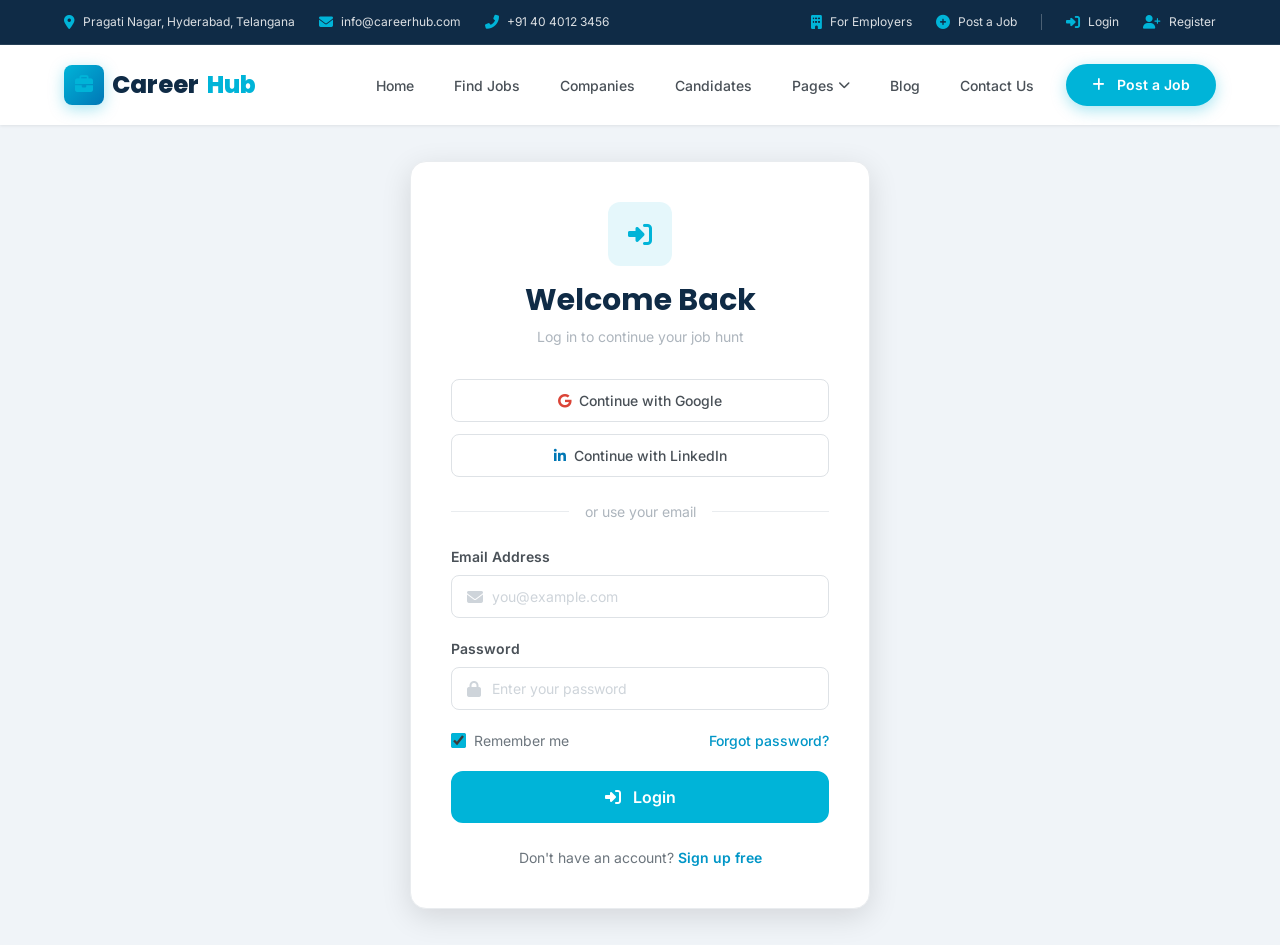
<file: login.html>
<!DOCTYPE html>
<html lang="en">
<head>
  <!-- Meta Information -->
  <meta charset="UTF-8">
  <meta name="viewport" content="width=device-width, initial-scale=1.0">
  <meta name="description" content="Login to your CareerHub account to apply for jobs and manage your profile.">
  <title>Login - CareerHub</title>

  <!-- Font Awesome Icons -->
  <link rel="stylesheet" href="https://cdnjs.cloudflare.com/ajax/libs/font-awesome/6.5.1/css/all.min.css">

  <!-- Stylesheets -->
  <link rel="stylesheet" href="css/style.css">
  <link rel="stylesheet" href="css/responsive.css">

  <!-- Favicon -->
  <link rel="icon" type="image/svg+xml" href="data:image/svg+xml,%3Csvg xmlns='http://www.w3.org/2000/svg' viewBox='0 0 100 100'%3E%3Crect width='100' height='100' rx='20' fill='%2300b4d8'/%3E%3Ctext x='50' y='68' font-size='55' text-anchor='middle' font-family='Arial' font-weight='bold' fill='white'%3EJ%3C/text%3E%3C/svg%3E">

  <!-- Page-specific styles -->
  <style>
    .auth-section {
      min-height: calc(100vh - var(--header-main-height));
      padding: var(--space-14) var(--space-4) var(--space-16);
      display: flex;
      align-items: center;
      justify-content: center;
      background: var(--bg-body);
    }

    .auth-card {
      width: 100%;
      max-width: 460px;
      background: var(--color-white);
      border-radius: var(--radius-xl);
      box-shadow: var(--shadow-lg);
      padding: var(--space-10);
      border: 1px solid var(--color-gray-200);
    }

    .auth-card__header {
      text-align: center;
      margin-bottom: var(--space-8);
    }

    .auth-card__icon {
      width: 64px;
      height: 64px;
      border-radius: var(--radius-lg);
      background: rgba(0, 180, 216, 0.1);
      margin: 0 auto var(--space-4);
      display: flex;
      align-items: center;
      justify-content: center;
      font-size: var(--fs-xl);
      color: var(--color-secondary);
    }

    .auth-card__title {
      font-size: var(--fs-2xl);
      margin-bottom: var(--space-2);
    }

    .auth-card__subtext {
      font-size: var(--fs-sm);
      color: var(--color-gray-500);
    }

    .auth-card__divider {
      display: flex;
      align-items: center;
      gap: var(--space-4);
      margin: var(--space-6) 0;
      color: var(--color-gray-500);
      font-size: var(--fs-sm);
    }

    .auth-card__divider::before,
    .auth-card__divider::after {
      content: '';
      flex: 1;
      height: 1px;
      background: var(--color-gray-200);
    }

    .social-btns {
      display: flex;
      flex-direction: column;
      gap: var(--space-3);
    }

    .social-btn {
      width: 100%;
      display: flex;
      align-items: center;
      justify-content: center;
      gap: var(--space-2);
      padding: var(--space-3) var(--space-4);
      border: 1px solid var(--color-gray-300);
      border-radius: var(--radius-md);
      font-size: var(--fs-sm);
      font-weight: var(--fw-medium);
      color: var(--color-gray-700);
      background: var(--color-white);
      transition: all var(--transition-base);
      cursor: pointer;
    }

    .social-btn:hover {
      border-color: var(--color-secondary);
      background: var(--color-gray-50);
      transform: translateY(-1px);
    }

    .auth-card__footer {
      text-align: center;
      margin-top: var(--space-6);
      font-size: var(--fs-sm);
      color: var(--color-gray-600);
    }

    .auth-card__footer a {
      color: var(--color-secondary-dark);
      font-weight: var(--fw-semibold);
    }

    .auth-card__footer a:hover {
      text-decoration: underline;
    }

    .remember-row {
      display: flex;
      align-items: center;
      justify-content: space-between;
      margin-bottom: var(--space-5);
      font-size: var(--fs-sm);
    }

    .remember-row label {
      display: flex;
      align-items: center;
      gap: var(--space-2);
      color: var(--color-gray-600);
      cursor: pointer;
    }

    .remember-row input[type="checkbox"] {
      accent-color: var(--color-secondary);
      width: 15px;
      height: 15px;
      cursor: pointer;
    }

    .forgot-link {
      color: var(--color-secondary-dark);
      font-weight: var(--fw-medium);
    }

    .forgot-link:hover {
      text-decoration: underline;
    }

    .alert {
      padding: var(--space-3) var(--space-4);
      border-radius: var(--radius-md);
      font-size: var(--fs-sm);
      display: flex;
      align-items: center;
      gap: var(--space-3);
      margin-bottom: var(--space-4);
    }

    .alert--danger {
      background: var(--color-danger-light);
      color: #721c24;
      border: 1px solid #f5c6cb;
    }

    .alert--success {
      background: var(--color-success-light);
      color: #155724;
      border: 1px solid #c3e6cb;
    }

    @media (max-width: 480px) {
      .auth-card {
        padding: var(--space-8) var(--space-6);
      }
    }
  </style>
</head>

<body>

  <!-- ============================================================
       HEADER / NAVIGATION
       ============================================================ -->
  <header class="header">

    <!-- ====== Top Information Bar ====== -->
    <div class="topbar">
      <div class="container topbar__inner">
        <div class="topbar__info">
          <span class="topbar__address"><i class="fas fa-map-marker-alt"></i> Pragati Nagar, Hyderabad, Telangana</span>
          <a href="mailto:info@careerhub.com"><i class="fas fa-envelope"></i> info@careerhub.com</a>
          <a href="tel:+914040123456"><i class="fas fa-phone-alt"></i> +91 40 4012 3456</a>
        </div>
        <div class="topbar__links">
          <a href="post-job.html"><i class="fas fa-building"></i> For Employers</a>
          <a href="post-job.html"><i class="fas fa-plus-circle"></i> Post a Job</a>
          <span class="topbar__divider" aria-hidden="true"></span>
          <a href="login.html"><i class="fas fa-sign-in-alt"></i> Login</a>
          <a href="register.html"><i class="fas fa-user-plus"></i> Register</a>
        </div>
      </div>
    </div>

    <!-- ====== Main Navigation ====== -->
    <div class="header__main">
      <div class="container header__inner">

        <!-- Logo -->
        <a href="index.html" class="logo" aria-label="CareerHub Home">
          <span class="logo__icon"><i class="fas fa-briefcase"></i></span>
          Career<span>Hub</span>
        </a>

        <!-- Primary Navigation -->
        <nav class="nav" id="primaryNav" aria-label="Primary navigation">
          <a href="index.html" class="nav__link">Home</a>
          <a href="jobs.html" class="nav__link">Find Jobs</a>
          <a href="companies.html" class="nav__link">Companies</a>
          <a href="candidates.html" class="nav__link">Candidates</a>

          <!-- Pages Dropdown -->
          <div class="nav__dropdown">
            <button class="nav__link nav__dropdown-toggle" type="button" aria-haspopup="true" aria-expanded="false">
              Pages <i class="fas fa-chevron-down nav__caret"></i>
            </button>
            <ul class="nav__dropdown-menu">
              <li><a href="jobs.html"><i class="fas fa-briefcase"></i> Job Listing</a></li>
              <li><a href="job-details.html"><i class="fas fa-file-alt"></i> Job Details</a></li>
              <li><a href="companies.html"><i class="fas fa-building"></i> Companies</a></li>
              <li><a href="company-details.html"><i class="fas fa-landmark"></i> Company Details</a></li>
              <li><a href="login.html"><i class="fas fa-sign-in-alt"></i> Login</a></li>
              <li><a href="register.html"><i class="fas fa-user-plus"></i> Register</a></li>
              <li><a href="post-job.html"><i class="fas fa-plus-circle"></i> Post a Job</a></li>
            </ul>
          </div>

          <a href="blog.html" class="nav__link">Blog</a>
          <a href="#" class="nav__link">Contact Us</a>

          <!-- CTA Button -->
          <a href="post-job.html" class="btn btn--primary header__cta">
            <i class="fas fa-plus"></i>&nbsp;Post a Job
          </a>
        </nav>

        <!-- Mobile Menu Toggle -->
        <button class="mobile-toggle" aria-label="Toggle navigation menu" aria-expanded="false" aria-controls="primaryNav">
          <span class="mobile-toggle__bar"></span>
          <span class="mobile-toggle__bar"></span>
          <span class="mobile-toggle__bar"></span>
        </button>

      </div>
    </div>
  </header>

  <main>
    <!-- ============================================================
         LOGIN SECTION
         ============================================================ -->
    <section class="auth-section">
      <div class="auth-card">
        <div class="auth-card__header">
          <div class="auth-card__icon">
            <i class="fas fa-sign-in-alt"></i>
          </div>
          <h2 class="auth-card__title">Welcome Back</h2>
          <p class="auth-card__subtext">Log in to continue your job hunt</p>
        </div>

        <!-- Social Login Buttons -->
        <div class="social-btns mb-6">
          <button type="button" class="social-btn">
            <i class="fab fa-google text-danger" style="color: #DB4437;"></i>
            Continue with Google
          </button>
          <button type="button" class="social-btn">
            <i class="fab fa-linkedin-in" style="color: #0077b5;"></i>
            Continue with LinkedIn
          </button>
        </div>

        <div class="auth-card__divider">or use your email</div>

        <!-- Message container for JS feedback -->
        <div id="authMessage"></div>

        <!-- Login Form -->
        <form id="loginForm" novalidate>
          <div class="form-group">
            <label class="form-label" for="loginEmail">Email Address</label>
            <div class="form-input-icon">
              <i class="fas fa-envelope"></i>
              <input class="form-input" type="email" id="loginEmail" placeholder="you@example.com" required>
            </div>
          </div>

          <div class="form-group">
            <label class="form-label" for="loginPassword">Password</label>
            <div class="form-input-icon">
              <i class="fas fa-lock"></i>
              <input class="form-input" type="password" id="loginPassword" placeholder="Enter your password" required>
            </div>
          </div>

          <div class="remember-row">
            <label title="Remember me">
              <input type="checkbox" id="rememberMe" checked>
              Remember me
            </label>
            <a href="#" class="forgot-link">Forgot password?</a>
          </div>

          <button type="submit" class="btn btn--primary btn--lg btn--block">
            <i class="fas fa-sign-in-alt"></i>&nbsp;Login
          </button>
        </form>

        <div class="auth-card__footer">
          Don't have an account? <a href="register.html">Sign up free</a>
        </div>
      </div>
    </section>
  </main>

  <!-- ============================================================
       SCRIPTS
       ============================================================ -->
  <script src="js/data.js"></script>
  <script src="js/main.js"></script>
  <script src="js/auth.js"></script>
</body>
</html>
</file>
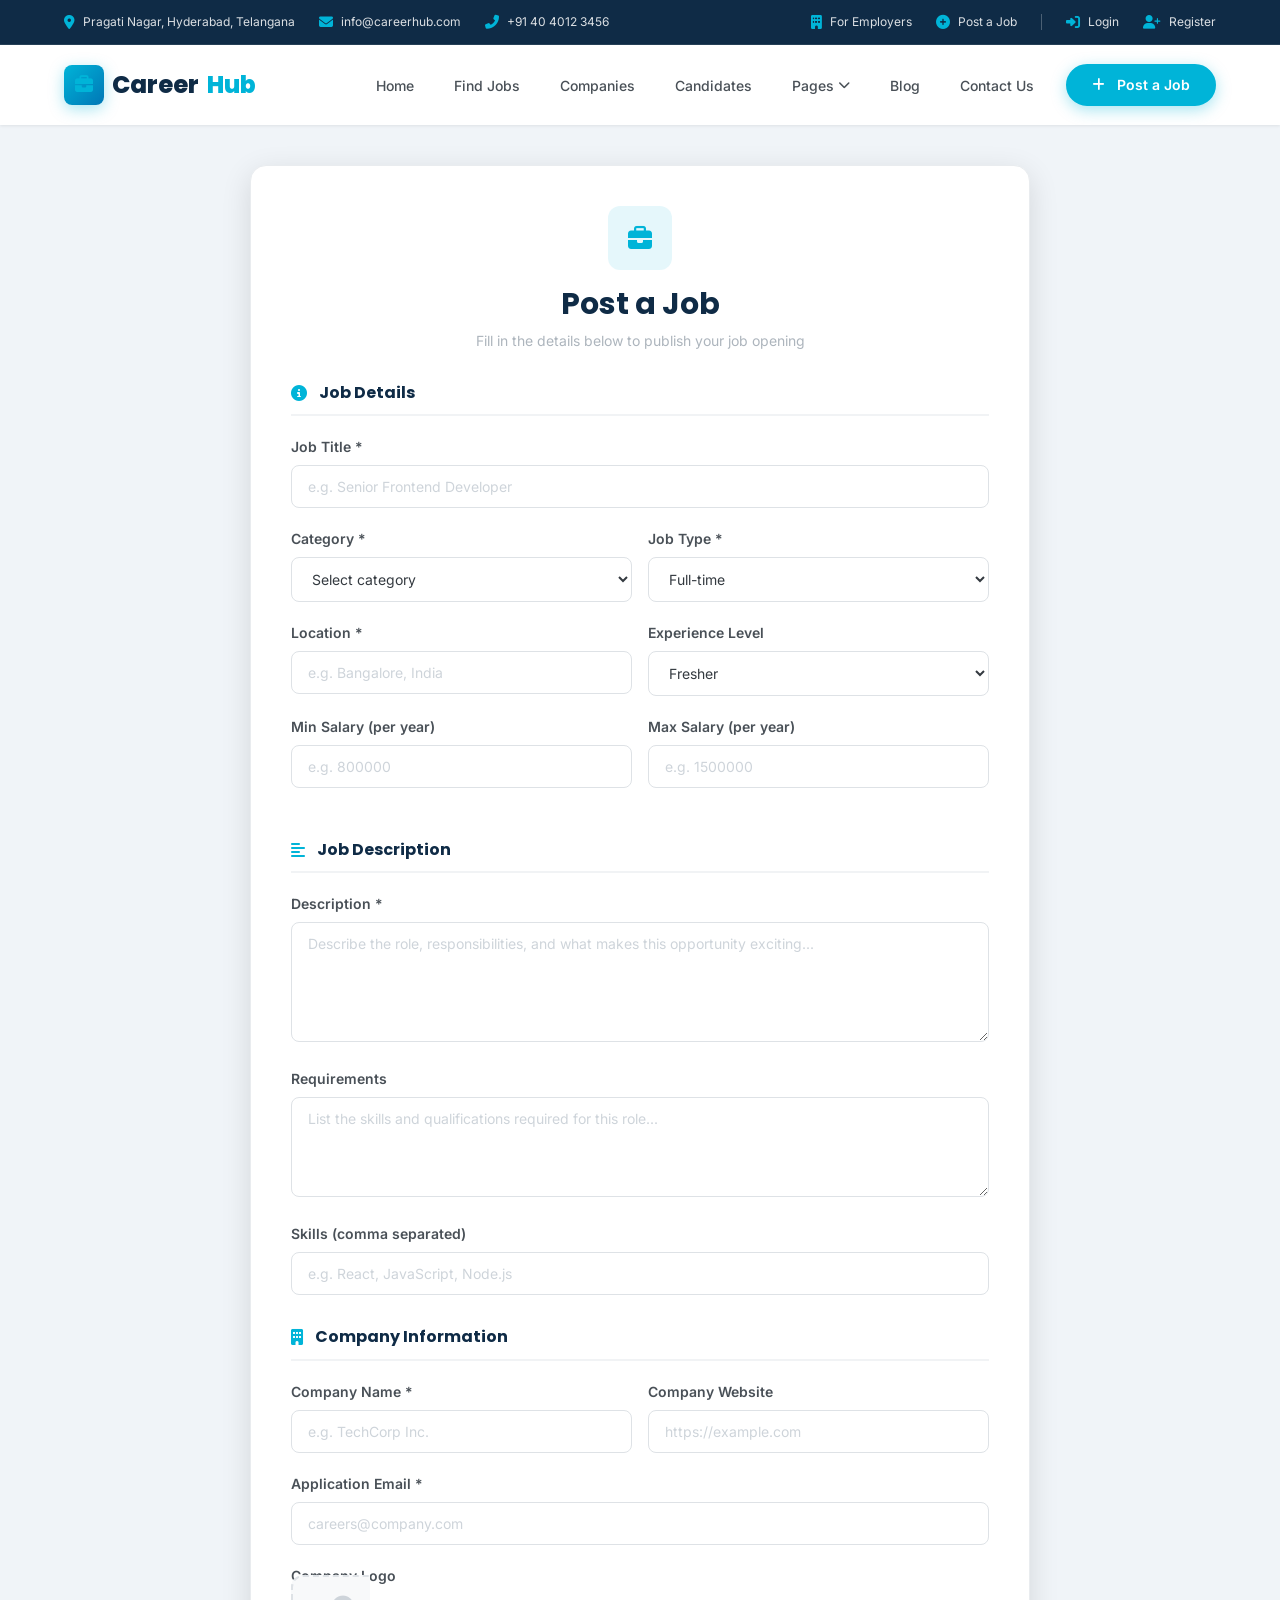
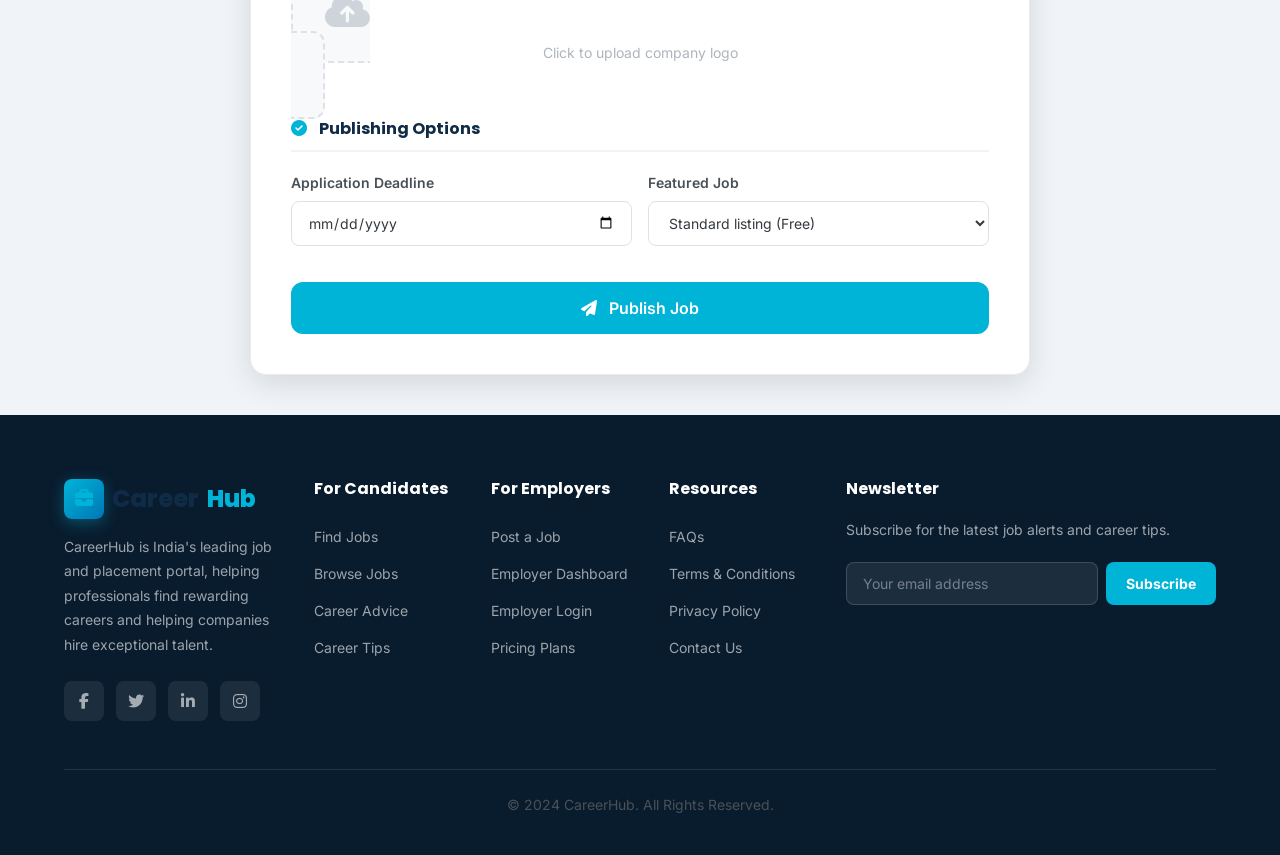
<file: post-job.html>
<!DOCTYPE html>
<html lang="en">
<head>
  <!-- Meta Information -->
  <meta charset="UTF-8">
  <meta name="viewport" content="width=device-width, initial-scale=1.0">
  <meta name="description" content="Post a job opening and reach thousands of qualified candidates on CareerHub.">
  <title>Post a Job - CareerHub</title>

  <!-- Font Awesome Icons -->
  <link rel="stylesheet" href="https://cdnjs.cloudflare.com/ajax/libs/font-awesome/6.5.1/css/all.min.css">

  <!-- Stylesheets -->
  <link rel="stylesheet" href="css/style.css">
  <link rel="stylesheet" href="css/responsive.css">

  <!-- Favicon -->
  <link rel="icon" type="image/svg+xml" href="data:image/svg+xml,%3Csvg xmlns='http://www.w3.org/2000/svg' viewBox='0 0 100 100'%3E%3Crect width='100' height='100' rx='20' fill='%2300b4d8'/%3E%3Ctext x='50' y='68' font-size='55' text-anchor='middle' font-family='Arial' font-weight='bold' fill='white'%3EJ%3C/text%3E%3C/svg%3E">

  <!-- Page-specific styles -->
  <style>
    .post-job-section {
      padding: var(--space-10) 0;
    }

    .post-job-card {
      max-width: 780px;
      margin: 0 auto;
      background: var(--color-white);
      border-radius: var(--radius-xl);
      box-shadow: var(--shadow-lg);
      padding: var(--space-10);
      border: 1px solid var(--color-gray-200);
    }

    .post-job-card__header {
      text-align: center;
      margin-bottom: var(--space-8);
    }

    .post-job-card__icon {
      width: 64px;
      height: 64px;
      border-radius: var(--radius-lg);
      background: rgba(0, 180, 216, 0.1);
      margin: 0 auto var(--space-4);
      display: flex;
      align-items: center;
      justify-content: center;
      font-size: var(--fs-xl);
      color: var(--color-secondary);
    }

    .post-job-card__title {
      font-size: var(--fs-2xl);
      margin-bottom: var(--space-2);
    }

    .post-job-card__subtext {
      font-size: var(--fs-sm);
      color: var(--color-gray-500);
    }

    .form-section-title {
      font-size: var(--fs-base);
      font-weight: var(--fw-bold);
      color: var(--color-primary);
      margin: var(--space-8) 0 var(--space-5);
      padding-bottom: var(--space-3);
      border-bottom: 2px solid var(--color-gray-100);
      display: flex;
      align-items: center;
      gap: var(--space-3);
    }

    .form-section-title i {
      color: var(--color-secondary);
    }

    .form-row {
      display: grid;
      grid-template-columns: 1fr 1fr;
      gap: var(--space-4);
    }

    .file-upload {
      border: 2px dashed var(--color-gray-300);
      border-radius: var(--radius-lg);
      padding: var(--space-8);
      text-align: center;
      cursor: pointer;
      transition: all var(--transition-base);
      background: var(--color-gray-50);
    }

    .file-upload:hover {
      border-color: var(--color-secondary);
      background: rgba(0, 180, 216, 0.05);
    }

    .file-upload i {
      font-size: var(--fs-3xl);
      color: var(--color-gray-400);
      margin-bottom: var(--space-3);
    }

    .file-upload p {
      font-size: var(--fs-sm);
      color: var(--color-gray-500);
      margin-bottom: 0;
    }

    .alert {
      padding: var(--space-3) var(--space-4);
      border-radius: var(--radius-md);
      font-size: var(--fs-sm);
      display: flex;
      align-items: center;
      gap: var(--space-3);
      margin-bottom: var(--space-4);
    }

    .alert--success {
      background: var(--color-success-light);
      color: #155724;
      border: 1px solid #c3e6cb;
    }

    @media (max-width: 576px) {
      .post-job-card {
        padding: var(--space-8) var(--space-5);
      }

      .form-row {
        grid-template-columns: 1fr;
      }
    }
  </style>
</head>

<body>

  <!-- ============================================================
       HEADER / NAVIGATION
       ============================================================ -->
  <header class="header">

    <!-- ====== Top Information Bar ====== -->
    <div class="topbar">
      <div class="container topbar__inner">
        <div class="topbar__info">
          <span class="topbar__address"><i class="fas fa-map-marker-alt"></i> Pragati Nagar, Hyderabad, Telangana</span>
          <a href="mailto:info@careerhub.com"><i class="fas fa-envelope"></i> info@careerhub.com</a>
          <a href="tel:+914040123456"><i class="fas fa-phone-alt"></i> +91 40 4012 3456</a>
        </div>
        <div class="topbar__links">
          <a href="post-job.html"><i class="fas fa-building"></i> For Employers</a>
          <a href="post-job.html"><i class="fas fa-plus-circle"></i> Post a Job</a>
          <span class="topbar__divider" aria-hidden="true"></span>
          <a href="login.html"><i class="fas fa-sign-in-alt"></i> Login</a>
          <a href="register.html"><i class="fas fa-user-plus"></i> Register</a>
        </div>
      </div>
    </div>

    <!-- ====== Main Navigation ====== -->
    <div class="header__main">
      <div class="container header__inner">

        <!-- Logo -->
        <a href="index.html" class="logo" aria-label="CareerHub Home">
          <span class="logo__icon"><i class="fas fa-briefcase"></i></span>
          Career<span>Hub</span>
        </a>

        <!-- Primary Navigation -->
        <nav class="nav" id="primaryNav" aria-label="Primary navigation">
          <a href="index.html" class="nav__link">Home</a>
          <a href="jobs.html" class="nav__link">Find Jobs</a>
          <a href="companies.html" class="nav__link">Companies</a>
          <a href="candidates.html" class="nav__link">Candidates</a>

          <!-- Pages Dropdown -->
          <div class="nav__dropdown">
            <button class="nav__link nav__dropdown-toggle" type="button" aria-haspopup="true" aria-expanded="false">
              Pages <i class="fas fa-chevron-down nav__caret"></i>
            </button>
            <ul class="nav__dropdown-menu">
              <li><a href="jobs.html"><i class="fas fa-briefcase"></i> Job Listing</a></li>
              <li><a href="job-details.html"><i class="fas fa-file-alt"></i> Job Details</a></li>
              <li><a href="companies.html"><i class="fas fa-building"></i> Companies</a></li>
              <li><a href="company-details.html"><i class="fas fa-landmark"></i> Company Details</a></li>
              <li><a href="login.html"><i class="fas fa-sign-in-alt"></i> Login</a></li>
              <li><a href="register.html"><i class="fas fa-user-plus"></i> Register</a></li>
              <li><a href="post-job.html"><i class="fas fa-plus-circle"></i> Post a Job</a></li>
            </ul>
          </div>

          <a href="blog.html" class="nav__link">Blog</a>
          <a href="#" class="nav__link">Contact Us</a>

          <!-- CTA Button -->
          <a href="post-job.html" class="btn btn--primary header__cta">
            <i class="fas fa-plus"></i>&nbsp;Post a Job
          </a>
        </nav>

        <!-- Mobile Menu Toggle -->
        <button class="mobile-toggle" aria-label="Toggle navigation menu" aria-expanded="false" aria-controls="primaryNav">
          <span class="mobile-toggle__bar"></span>
          <span class="mobile-toggle__bar"></span>
          <span class="mobile-toggle__bar"></span>
        </button>

      </div>
    </div>
  </header>

  <main>
    <!-- ============================================================
         POST JOB SECTION
         ============================================================ -->
    <section class="post-job-section" style="background: var(--bg-body);">
      <div class="container">
        <div class="post-job-card">
          <div class="post-job-card__header">
            <div class="post-job-card__icon">
              <i class="fas fa-briefcase"></i>
            </div>
            <h2 class="post-job-card__title">Post a Job</h2>
            <p class="post-job-card__subtext">Fill in the details below to publish your job opening</p>
          </div>

          <!-- Success message container -->
          <div id="postJobMessage"></div>

          <!-- Post Job Form -->
          <form id="postJobForm" novalidate>

            <!-- Section 1: Job Details -->
            <h3 class="form-section-title"><i class="fas fa-info-circle"></i> Job Details</h3>

            <div class="form-group">
              <label class="form-label" for="jobTitle">Job Title *</label>
              <input class="form-input" type="text" id="jobTitle" placeholder="e.g. Senior Frontend Developer" required>
            </div>

            <div class="form-row">
              <div class="form-group">
                <label class="form-label" for="jobCategory">Category *</label>
                <select class="form-select" id="jobCategory" required>
                  <option value="">Select category</option>
                  <option value="software">Software Development</option>
                  <option value="design">Design & Creative</option>
                  <option value="marketing">Marketing & Sales</option>
                  <option value="finance">Finance & Accounting</option>
                  <option value="engineering">Engineering</option>
                  <option value="hr">Human Resources</option>
                  <option value="healthcare">Healthcare</option>
                  <option value="education">Education</option>
                </select>
              </div>
              <div class="form-group">
                <label class="form-label" for="jobType">Job Type *</label>
                <select class="form-select" id="jobType" required>
                  <option value="Full-time">Full-time</option>
                  <option value="Part-time">Part-time</option>
                  <option value="Contract">Contract</option>
                  <option value="Internship">Internship</option>
                  <option value="Remote">Remote</option>
                </select>
              </div>
            </div>

            <div class="form-row">
              <div class="form-group">
                <label class="form-label" for="jobLocation">Location *</label>
                <input class="form-input" type="text" id="jobLocation" placeholder="e.g. Bangalore, India" required>
              </div>
              <div class="form-group">
                <label class="form-label" for="jobExperience">Experience Level</label>
                <select class="form-select" id="jobExperience">
                  <option value="Fresher">Fresher</option>
                  <option value="1-3 years">1-3 years</option>
                  <option value="3-5 years">3-5 years</option>
                  <option value="5+ years">5+ years</option>
                </select>
              </div>
            </div>

            <div class="form-row">
              <div class="form-group">
                <label class="form-label" for="jobSalaryMin">Min Salary (per year)</label>
                <input class="form-input" type="number" id="jobSalaryMin" placeholder="e.g. 800000" min="0">
              </div>
              <div class="form-group">
                <label class="form-label" for="jobSalaryMax">Max Salary (per year)</label>
                <input class="form-input" type="number" id="jobSalaryMax" placeholder="e.g. 1500000" min="0">
              </div>
            </div>

            <!-- Section 2: Description -->
            <h3 class="form-section-title"><i class="fas fa-align-left"></i> Job Description</h3>

            <div class="form-group">
              <label class="form-label" for="jobDescription">Description *</label>
              <textarea class="form-textarea" id="jobDescription" placeholder="Describe the role, responsibilities, and what makes this opportunity exciting..." required></textarea>
            </div>

            <div class="form-group">
              <label class="form-label" for="jobRequirements">Requirements</label>
              <textarea class="form-textarea" id="jobRequirements" placeholder="List the skills and qualifications required for this role..." style="min-height: 100px;"></textarea>
            </div>

            <div class="form-group">
              <label class="form-label" for="jobSkills">Skills (comma separated)</label>
              <input class="form-input" type="text" id="jobSkills" placeholder="e.g. React, JavaScript, Node.js">
            </div>

            <!-- Section 3: Company & Application Info -->
            <h3 class="form-section-title"><i class="fas fa-building"></i> Company Information</h3>

            <div class="form-row">
              <div class="form-group">
                <label class="form-label" for="companyName">Company Name *</label>
                <input class="form-input" type="text" id="companyName" placeholder="e.g. TechCorp Inc." required>
              </div>
              <div class="form-group">
                <label class="form-label" for="companyWebsite">Company Website</label>
                <input class="form-input" type="url" id="companyWebsite" placeholder="https://example.com">
              </div>
            </div>

            <div class="form-group">
              <label class="form-label" for="applicationEmail">Application Email *</label>
              <input class="form-input" type="email" id="applicationEmail" placeholder="careers@company.com" required>
            </div>

            <!-- Logo Upload -->
            <div class="form-group">
              <label class="form-label">Company Logo</label>
              <label class="file-upload" for="companyLogoUpload">
                <i class="fas fa-cloud-upload-alt"></i>
                <p>Click to upload company logo</p>
              </label>
              <input type="file" id="companyLogoUpload" accept="image/*" hidden>
            </div>

            <!-- Section 4: Publish -->
            <h3 class="form-section-title"><i class="fas fa-check-circle"></i> Publishing Options</h3>

            <div class="form-row mb-4">
              <div class="form-group">
                <label class="form-label" for="jobDeadline">Application Deadline</label>
                <input class="form-input" type="date" id="jobDeadline">
              </div>
              <div class="form-group">
                <label class="form-label" for="featuredJob">Featured Job</label>
                <select class="form-select" id="featuredJob">
                  <option value="no">Standard listing (Free)</option>
                  <option value="featured">Featured listing ($99)</option>
                </select>
              </div>
            </div>

            <button type="submit" class="btn btn--primary btn--lg btn--block">
              <i class="fas fa-paper-plane"></i>&nbsp;Publish Job
            </button>
          </form>
        </div>
      </div>
    </section>
  </main>

  <!-- ============================================================
       FOOTER
       ============================================================ -->
  <footer class="footer">
    <div class="container">
      <div class="footer__grid">
        <!-- Brand Column -->
        <div class="footer__brand">
          <a href="index.html" class="logo" aria-label="CareerHub Home">
            <span class="logo__icon"><i class="fas fa-briefcase"></i></span>
            Career<span>Hub</span>
          </a>
          <p class="footer__brand-desc">
            CareerHub is India's leading job and placement portal, helping professionals find rewarding careers and helping companies hire exceptional talent.
          </p>
          <div class="footer__social">
            <a href="#" class="footer__social-link" aria-label="Facebook"><i class="fab fa-facebook-f"></i></a>
            <a href="#" class="footer__social-link" aria-label="Twitter"><i class="fab fa-twitter"></i></a>
            <a href="#" class="footer__social-link" aria-label="LinkedIn"><i class="fab fa-linkedin-in"></i></a>
            <a href="#" class="footer__social-link" aria-label="Instagram"><i class="fab fa-instagram"></i></a>
          </div>
        </div>

        <!-- For Candidates -->
        <div>
          <h4 class="footer__title">For Candidates</h4>
          <ul>
            <li><a href="jobs.html" class="footer__link">Find Jobs</a></li>
            <li><a href="jobs.html" class="footer__link">Browse Jobs</a></li>
            <li><a href="blog.html" class="footer__link">Career Advice</a></li>
            <li><a href="blog.html" class="footer__link">Career Tips</a></li>
          </ul>
        </div>

        <!-- For Employers -->
        <div>
          <h4 class="footer__title">For Employers</h4>
          <ul>
            <li><a href="post-job.html" class="footer__link">Post a Job</a></li>
            <li><a href="#" class="footer__link">Employer Dashboard</a></li>
            <li><a href="login.html" class="footer__link">Employer Login</a></li>
            <li><a href="#" class="footer__link">Pricing Plans</a></li>
          </ul>
        </div>

        <!-- Resources -->
        <div>
          <h4 class="footer__title">Resources</h4>
          <ul>
            <li><a href="#" class="footer__link">FAQs</a></li>
            <li><a href="#" class="footer__link">Terms &amp; Conditions</a></li>
            <li><a href="#" class="footer__link">Privacy Policy</a></li>
            <li><a href="#" class="footer__link">Contact Us</a></li>
          </ul>
        </div>

        <!-- Newsletter -->
        <div class="footer__newsletter">
          <h4 class="footer__title">Newsletter</h4>
          <p class="footer__newsletter-desc">Subscribe for the latest job alerts and career tips.</p>
          <form class="footer__newsletter-form" novalidate>
            <input
              type="email"
              class="footer__newsletter-input"
              placeholder="Your email address"
              aria-label="Email address"
              required
            >
            <button type="submit" class="footer__newsletter-btn">Subscribe</button>
          </form>
          <p class="footer__newsletter-msg" hidden></p>
        </div>
      </div>

      <div class="footer__bottom">
        <p>&copy; 2024 CareerHub. All Rights Reserved.</p>
      </div>
    </div>
  </footer>

  <!-- Back to Top Button -->
  <button class="back-to-top" aria-label="Back to top">
    <i class="fas fa-arrow-up"></i>
  </button>

  <!-- ============================================================
       SCRIPTS
       ============================================================ -->
  <script src="js/data.js"></script>
  <script src="js/main.js"></script>
  <script src="js/jobs.js"></script>
  <script src="js/auth.js"></script>

  <script>
    /* ---- Post Job Page Logic ---- */
    document.addEventListener('DOMContentLoaded', () => {
      const form = document.querySelector('#postJobForm');

      form.addEventListener('submit', (e) => {
        e.preventDefault();

        // Gather form data
        const title = document.querySelector('#jobTitle').value.trim();
        const category = document.querySelector('#jobCategory').value;
        const location = document.querySelector('#jobLocation').value.trim();
        const companyName = document.querySelector('#companyName').value.trim();
        const email = document.querySelector('#applicationEmail').value.trim();

        // Basic validation
        if (!title || !category || !location || !companyName || !email) {
          const msgContainer = document.querySelector('#postJobMessage');
          msgContainer.innerHTML = `
            <div class="alert" style="background: var(--color-danger-light); color: #721c24; border: 1px solid #f5c6cb;">
              <i class="fas fa-exclamation-circle"></i>
              <span>Please fill in all required fields marked with *.</span>
            </div>
          `;
          return;
        }

        // Simulate success
        const msgContainer = document.querySelector('#postJobMessage');
        msgContainer.innerHTML = `
          <div class="alert alert--success">
            <i class="fas fa-check-circle"></i>
            <span>Your job has been published successfully! You will be redirected shortly.</span>
          </div>
        `;

        form.reset();

        setTimeout(() => {
          window.location.href = 'jobs.html';
        }, 1500);
      });
    });
  </script>
</body>
</html>
</file>
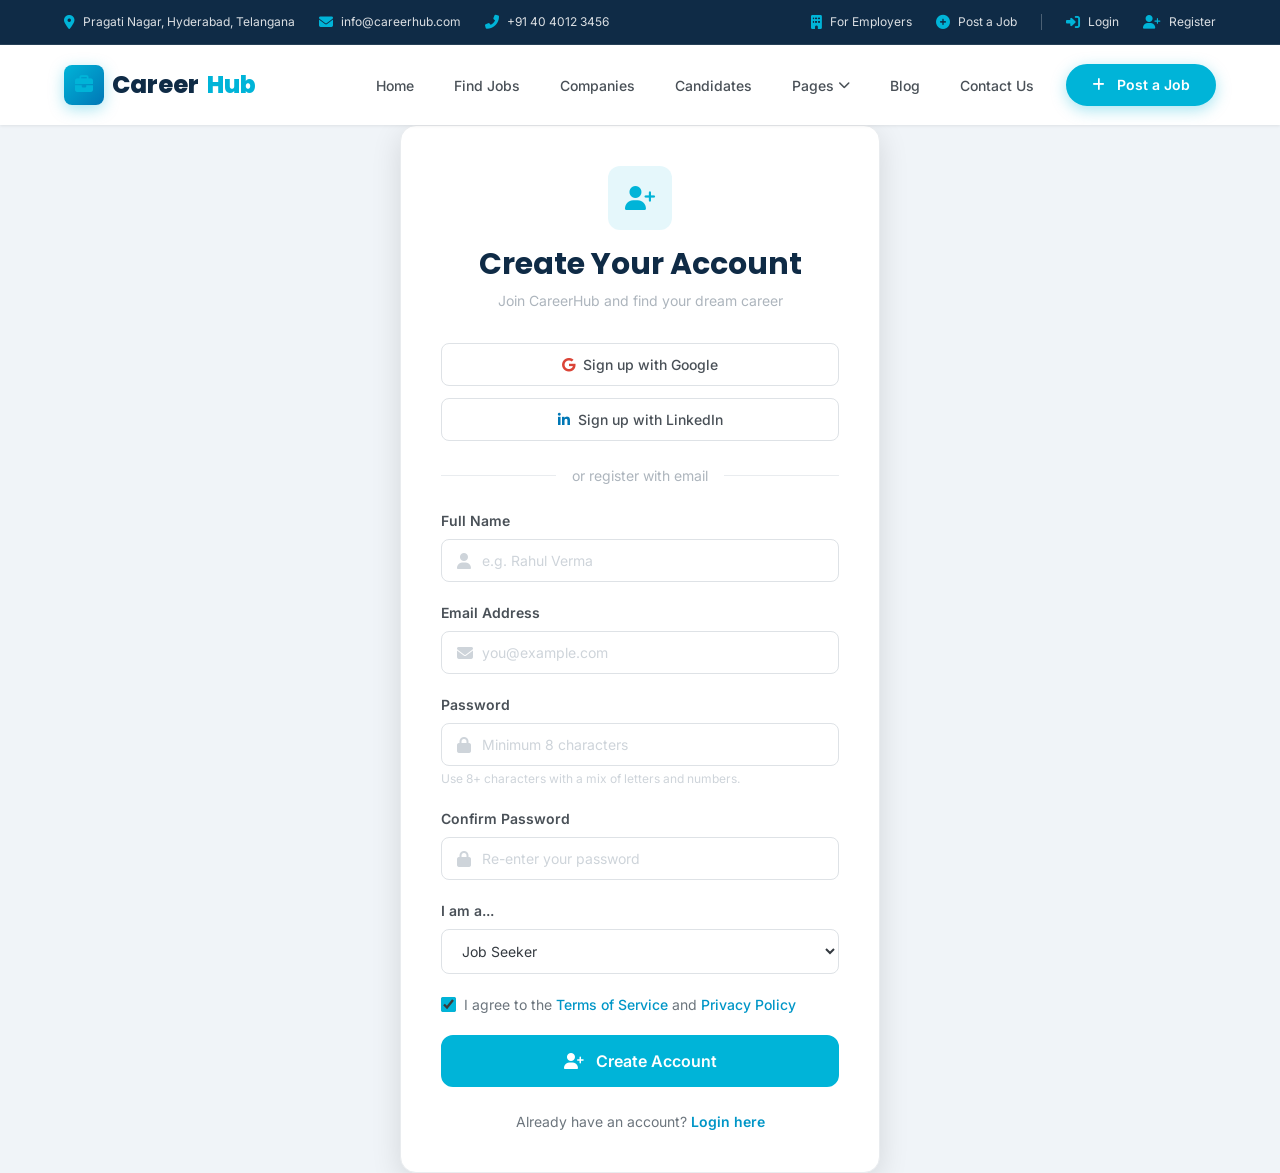
<file: register.html>
<!DOCTYPE html>
<html lang="en">
<head>
  <!-- Meta Information -->
  <meta charset="UTF-8">
  <meta name="viewport" content="width=device-width, initial-scale=1.0">
  <meta name="description" content="Create your free CareerHub account to apply for jobs and connect with employers.">
  <title>Sign Up - CareerHub</title>

  <!-- Font Awesome Icons -->
  <link rel="stylesheet" href="https://cdnjs.cloudflare.com/ajax/libs/font-awesome/6.5.1/css/all.min.css">

  <!-- Stylesheets -->
  <link rel="stylesheet" href="css/style.css">
  <link rel="stylesheet" href="css/responsive.css">

  <!-- Favicon -->
  <link rel="icon" type="image/svg+xml" href="data:image/svg+xml,%3Csvg xmlns='http://www.w3.org/2000/svg' viewBox='0 0 100 100'%3E%3Crect width='100' height='100' rx='20' fill='%2300b4d8'/%3E%3Ctext x='50' y='68' font-size='55' text-anchor='middle' font-family='Arial' font-weight='bold' fill='white'%3EJ%3C/text%3E%3C/svg%3E">

  <!-- Page-specific styles -->
  <style>
    .auth-section {
      min-height: calc(100vh - var(--header-main-height));
      padding: var(--space-14) var(--space-4) var(--space-16);
      display: flex;
      align-items: center;
      justify-content: center;
      background: var(--bg-body);
    }

    .auth-card {
      width: 100%;
      max-width: 480px;
      background: var(--color-white);
      border-radius: var(--radius-xl);
      box-shadow: var(--shadow-lg);
      padding: var(--space-10);
      border: 1px solid var(--color-gray-200);
    }

    .auth-card__header {
      text-align: center;
      margin-bottom: var(--space-8);
    }

    .auth-card__icon {
      width: 64px;
      height: 64px;
      border-radius: var(--radius-lg);
      background: rgba(0, 180, 216, 0.1);
      margin: 0 auto var(--space-4);
      display: flex;
      align-items: center;
      justify-content: center;
      font-size: var(--fs-xl);
      color: var(--color-secondary);
    }

    .auth-card__title {
      font-size: var(--fs-2xl);
      margin-bottom: var(--space-2);
    }

    .auth-card__subtext {
      font-size: var(--fs-sm);
      color: var(--color-gray-500);
    }

    .auth-card__divider {
      display: flex;
      align-items: center;
      gap: var(--space-4);
      margin: var(--space-6) 0;
      color: var(--color-gray-500);
      font-size: var(--fs-sm);
    }

    .auth-card__divider::before,
    .auth-card__divider::after {
      content: '';
      flex: 1;
      height: 1px;
      background: var(--color-gray-200);
    }

    .social-btns {
      display: flex;
      flex-direction: column;
      gap: var(--space-3);
    }

    .social-btn {
      width: 100%;
      display: flex;
      align-items: center;
      justify-content: center;
      gap: var(--space-2);
      padding: var(--space-3) var(--space-4);
      border: 1px solid var(--color-gray-300);
      border-radius: var(--radius-md);
      font-size: var(--fs-sm);
      font-weight: var(--fw-medium);
      color: var(--color-gray-700);
      background: var(--color-white);
      transition: all var(--transition-base);
      cursor: pointer;
    }

    .social-btn:hover {
      border-color: var(--color-secondary);
      background: var(--color-gray-50);
      transform: translateY(-1px);
    }

    .auth-card__footer {
      text-align: center;
      margin-top: var(--space-6);
      font-size: var(--fs-sm);
      color: var(--color-gray-600);
    }

    .auth-card__footer a {
      color: var(--color-secondary-dark);
      font-weight: var(--fw-semibold);
    }

    .auth-card__footer a:hover {
      text-decoration: underline;
    }

    .password-hint {
      font-size: var(--fs-xs);
      color: var(--color-gray-400);
      margin-top: var(--space-1);
    }

    .terms-row {
      display: flex;
      align-items: flex-start;
      gap: var(--space-2);
      margin-bottom: var(--space-5);
      font-size: var(--fs-sm);
      color: var(--color-gray-600);
      cursor: pointer;
    }

    .terms-row input[type="checkbox"] {
      margin-top: 3px;
      accent-color: var(--color-secondary);
      width: 15px;
      height: 15px;
      cursor: pointer;
      flex-shrink: 0;
    }

    .terms-row a {
      color: var(--color-secondary-dark);
      font-weight: var(--fw-medium);
    }

    .alert {
      padding: var(--space-3) var(--space-4);
      border-radius: var(--radius-md);
      font-size: var(--fs-sm);
      display: flex;
      align-items: center;
      gap: var(--space-3);
      margin-bottom: var(--space-4);
    }

    .alert--danger {
      background: var(--color-danger-light);
      color: #721c24;
      border: 1px solid #f5c6cb;
    }

    .alert--success {
      background: var(--color-success-light);
      color: #155724;
      border: 1px solid #c3e6cb;
    }

    @media (max-width: 480px) {
      .auth-card {
        padding: var(--space-8) var(--space-6);
      }
    }
  </style>
</head>

<body>

  <!-- ============================================================
       HEADER / NAVIGATION
       ============================================================ -->
  <header class="header">

    <!-- ====== Top Information Bar ====== -->
    <div class="topbar">
      <div class="container topbar__inner">
        <div class="topbar__info">
          <span class="topbar__address"><i class="fas fa-map-marker-alt"></i> Pragati Nagar, Hyderabad, Telangana</span>
          <a href="mailto:info@careerhub.com"><i class="fas fa-envelope"></i> info@careerhub.com</a>
          <a href="tel:+914040123456"><i class="fas fa-phone-alt"></i> +91 40 4012 3456</a>
        </div>
        <div class="topbar__links">
          <a href="post-job.html"><i class="fas fa-building"></i> For Employers</a>
          <a href="post-job.html"><i class="fas fa-plus-circle"></i> Post a Job</a>
          <span class="topbar__divider" aria-hidden="true"></span>
          <a href="login.html"><i class="fas fa-sign-in-alt"></i> Login</a>
          <a href="register.html"><i class="fas fa-user-plus"></i> Register</a>
        </div>
      </div>
    </div>

    <!-- ====== Main Navigation ====== -->
    <div class="header__main">
      <div class="container header__inner">

        <!-- Logo -->
        <a href="index.html" class="logo" aria-label="CareerHub Home">
          <span class="logo__icon"><i class="fas fa-briefcase"></i></span>
          Career<span>Hub</span>
        </a>

        <!-- Primary Navigation -->
        <nav class="nav" id="primaryNav" aria-label="Primary navigation">
          <a href="index.html" class="nav__link">Home</a>
          <a href="jobs.html" class="nav__link">Find Jobs</a>
          <a href="companies.html" class="nav__link">Companies</a>
          <a href="candidates.html" class="nav__link">Candidates</a>

          <!-- Pages Dropdown -->
          <div class="nav__dropdown">
            <button class="nav__link nav__dropdown-toggle" type="button" aria-haspopup="true" aria-expanded="false">
              Pages <i class="fas fa-chevron-down nav__caret"></i>
            </button>
            <ul class="nav__dropdown-menu">
              <li><a href="jobs.html"><i class="fas fa-briefcase"></i> Job Listing</a></li>
              <li><a href="job-details.html"><i class="fas fa-file-alt"></i> Job Details</a></li>
              <li><a href="companies.html"><i class="fas fa-building"></i> Companies</a></li>
              <li><a href="company-details.html"><i class="fas fa-landmark"></i> Company Details</a></li>
              <li><a href="login.html"><i class="fas fa-sign-in-alt"></i> Login</a></li>
              <li><a href="register.html"><i class="fas fa-user-plus"></i> Register</a></li>
              <li><a href="post-job.html"><i class="fas fa-plus-circle"></i> Post a Job</a></li>
            </ul>
          </div>

          <a href="blog.html" class="nav__link">Blog</a>
          <a href="#" class="nav__link">Contact Us</a>

          <!-- CTA Button -->
          <a href="post-job.html" class="btn btn--primary header__cta">
            <i class="fas fa-plus"></i>&nbsp;Post a Job
          </a>
        </nav>

        <!-- Mobile Menu Toggle -->
        <button class="mobile-toggle" aria-label="Toggle navigation menu" aria-expanded="false" aria-controls="primaryNav">
          <span class="mobile-toggle__bar"></span>
          <span class="mobile-toggle__bar"></span>
          <span class="mobile-toggle__bar"></span>
        </button>

      </div>
    </div>
  </header>

  <main>
    <!-- ============================================================
         REGISTRATION SECTION
         ============================================================ -->
    <section class="auth-section">
      <div class="auth-card">
        <div class="auth-card__header">
          <div class="auth-card__icon">
            <i class="fas fa-user-plus"></i>
          </div>
          <h2 class="auth-card__title">Create Your Account</h2>
          <p class="auth-card__subtext">Join CareerHub and find your dream career</p>
        </div>

        <!-- Social Signup Buttons -->
        <div class="social-btns mb-6">
          <button type="button" class="social-btn">
            <i class="fab fa-google" style="color: #DB4437;"></i>
            Sign up with Google
          </button>
          <button type="button" class="social-btn">
            <i class="fab fa-linkedin-in" style="color: #0077b5;"></i>
            Sign up with LinkedIn
          </button>
        </div>

        <div class="auth-card__divider">or register with email</div>

        <!-- Message container for JS feedback -->
        <div id="authMessage"></div>

        <!-- Registration Form -->
        <form id="registerForm" novalidate>
          <div class="form-group">
            <label class="form-label" for="registerName">Full Name</label>
            <div class="form-input-icon">
              <i class="fas fa-user"></i>
              <input class="form-input" type="text" id="registerName" placeholder="e.g. Rahul Verma" required>
            </div>
          </div>

          <div class="form-group">
            <label class="form-label" for="registerEmail">Email Address</label>
            <div class="form-input-icon">
              <i class="fas fa-envelope"></i>
              <input class="form-input" type="email" id="registerEmail" placeholder="you@example.com" required>
            </div>
          </div>

          <div class="form-group">
            <label class="form-label" for="registerPassword">Password</label>
            <div class="form-input-icon">
              <i class="fas fa-lock"></i>
              <input class="form-input" type="password" id="registerPassword" placeholder="Minimum 8 characters" required>
            </div>
            <p class="password-hint">Use 8+ characters with a mix of letters and numbers.</p>
          </div>

          <div class="form-group">
            <label class="form-label" for="registerConfirmPassword">Confirm Password</label>
            <div class="form-input-icon">
              <i class="fas fa-lock"></i>
              <input class="form-input" type="password" id="registerConfirmPassword" placeholder="Re-enter your password" required>
            </div>
          </div>

          <!-- Role Selection -->
          <div class="form-group">
            <label class="form-label">I am a...</label>
            <select class="form-select" id="registerRole">
              <option value="candidate">Job Seeker</option>
              <option value="recruiter">Recruiter / Employer</option>
            </select>
          </div>

          <label class="terms-row" title="Terms of service">
            <input type="checkbox" id="agreeTerms" checked>
            <span>I agree to the <a href="#">Terms of Service</a> and <a href="#">Privacy Policy</a></span>
          </label>

          <button type="submit" class="btn btn--primary btn--lg btn--block">
            <i class="fas fa-user-plus"></i>&nbsp;Create Account
          </button>
        </form>

        <div class="auth-card__footer">
          Already have an account? <a href="login.html">Login here</a>
        </div>
      </div>
    </section>
  </main>

  <!-- ============================================================
       SCRIPTS
       ============================================================ -->
  <script src="js/data.js"></script>
  <script src="js/main.js"></script>
  <script src="js/auth.js"></script>
</body>
</html>
</file>
<file: css/style.css>
/* ==========================================================================
   Job & Placement Portal - Global Design System
   ========================================================================== */

/* ---------- Google Font Import ---------- */
@import url('https://fonts.googleapis.com/css2?family=Inter:wght@300;400;500;600;700;800;900&family=Poppins:wght@400;500;600;700;800&display=swap');

/* ==========================================================================
   CSS Custom Properties (Design Tokens)
   ========================================================================== */
:root {
  /* --- Primary Palette --- */
  --color-primary: #0f2b46;          /* Navy / Dark Blue */
  --color-primary-light: #1a3d5c;
  --color-primary-dark: #091c2e;
  --color-secondary: #00b4d8;        /* Teal / Cyan */
  --color-secondary-light: #48cae4;
  --color-secondary-dark: #0096c7;
  --color-accent: #0077b6;           /* Mid Blue */

  /* --- Neutrals --- */
  --color-white: #ffffff;
  --color-gray-50: #f8f9fa;
  --color-gray-100: #f1f3f5;
  --color-gray-200: #e9ecef;
  --color-gray-300: #dee2e6;
  --color-gray-400: #ced4da;
  --color-gray-500: #adb5bd;
  --color-gray-600: #6c757d;
  --color-gray-700: #495057;
  --color-gray-800: #343a40;
  --color-gray-900: #212529;

  /* --- Semantic Colors --- */
  --color-success: #2ecc71;
  --color-success-light: #d4edda;
  --color-warning: #f39c12;
  --color-warning-light: #fff3cd;
  --color-danger: #e74c3c;
  --color-danger-light: #f8d7da;
  --color-info: #3498db;
  --color-info-light: #d1ecf1;

  /* --- Background Colors --- */
  --bg-body: #f0f4f8;
  --bg-card: #ffffff;
  --bg-hero: linear-gradient(135deg, #0f2b46 0%, #0077b6 100%);
  --bg-header: rgba(15, 43, 70, 0.97);
  --bg-footer: #091c2e;
  --bg-section-alt: #f8f9fa;

  /* --- Typography --- */
  --font-primary: 'Inter', -apple-system, BlinkMacSystemFont, 'Segoe UI', sans-serif;
  --font-heading: 'Poppins', 'Inter', sans-serif;

  --fs-xs: 0.75rem;    /* 12px */
  --fs-sm: 0.875rem;   /* 14px */
  --fs-base: 1rem;     /* 16px */
  --fs-md: 1.125rem;   /* 18px */
  --fs-lg: 1.25rem;    /* 20px */
  --fs-xl: 1.5rem;     /* 24px */
  --fs-2xl: 1.875rem;  /* 30px */
  --fs-3xl: 2.25rem;   /* 36px */
  --fs-4xl: 3rem;      /* 48px */

  --fw-light: 300;
  --fw-regular: 400;
  --fw-medium: 500;
  --fw-semibold: 600;
  --fw-bold: 700;
  --fw-extra-bold: 800;

  --lh-tight: 1.2;
  --lh-normal: 1.5;
  --lh-relaxed: 1.75;

  /* --- Spacing Scale --- */
  --space-1: 0.25rem;   /* 4px */
  --space-2: 0.5rem;    /* 8px */
  --space-3: 0.75rem;   /* 12px */
  --space-4: 1rem;      /* 16px */
  --space-5: 1.25rem;   /* 20px */
  --space-6: 1.5rem;    /* 24px */
  --space-8: 2rem;      /* 32px */
  --space-10: 2.5rem;   /* 40px */
  --space-12: 3rem;     /* 48px */
  --space-16: 4rem;     /* 64px */
  --space-20: 5rem;     /* 80px */
  --space-24: 6rem;     /* 96px */

  /* --- Border Radius --- */
  --radius-sm: 4px;
  --radius-md: 8px;
  --radius-lg: 12px;
  --radius-xl: 16px;
  --radius-2xl: 24px;
  --radius-full: 9999px;

  /* --- Shadows --- */
  --shadow-sm: 0 1px 3px rgba(0, 0, 0, 0.08);
  --shadow-md: 0 4px 12px rgba(0, 0, 0, 0.1);
  --shadow-lg: 0 8px 30px rgba(0, 0, 0, 0.12);
  --shadow-xl: 0 12px 40px rgba(0, 0, 0, 0.15);
  --shadow-card: 0 2px 8px rgba(0, 0, 0, 0.06);
  --shadow-card-hover: 0 8px 25px rgba(0, 0, 0, 0.12);
  --shadow-btn: 0 4px 15px rgba(0, 180, 216, 0.35);

  /* --- Transitions --- */
  --transition-fast: 0.15s ease;
  --transition-base: 0.25s ease;
  --transition-slow: 0.4s ease;

  /* --- Layout --- */
  --container-max: 1200px;
  --container-narrow: 960px;
  --header-height: 72px;
  --header-main-height: 80px;
  --sidebar-width: 280px;
}

/* ==========================================================================
   CSS Reset & Base
   ========================================================================== */
*,
*::before,
*::after {
  margin: 0;
  padding: 0;
  box-sizing: border-box;
}

html {
  scroll-behavior: smooth;
  font-size: 16px;
  -webkit-text-size-adjust: 100%;
}

body {
  font-family: var(--font-primary);
  font-size: var(--fs-base);
  font-weight: var(--fw-regular);
  line-height: var(--lh-normal);
  color: var(--color-gray-800);
  background-color: var(--bg-body);
  -webkit-font-smoothing: antialiased;
  -moz-osx-font-smoothing: grayscale;
}

img {
  max-width: 100%;
  height: auto;
  display: block;
}

a {
  text-decoration: none;
  color: inherit;
  transition: color var(--transition-fast);
}

ul, ol {
  list-style: none;
}

button, input, select, textarea {
  font-family: inherit;
  font-size: inherit;
  border: none;
  outline: none;
  background: none;
}

button {
  cursor: pointer;
}

h1, h2, h3, h4, h5, h6 {
  font-family: var(--font-heading);
  font-weight: var(--fw-bold);
  line-height: var(--lh-tight);
  color: var(--color-primary);
}

h1 { font-size: var(--fs-4xl); }
h2 { font-size: var(--fs-3xl); }
h3 { font-size: var(--fs-2xl); }
h4 { font-size: var(--fs-xl); }
h5 { font-size: var(--fs-lg); }
h6 { font-size: var(--fs-md); }

p {
  margin-bottom: var(--space-4);
  color: var(--color-gray-700);
}

/* ==========================================================================
   Layout Utilities
   ========================================================================== */

/* --- Container --- */
.container {
  width: 100%;
  max-width: var(--container-max);
  margin: 0 auto;
  padding: 0 var(--space-6);
}

.container--narrow {
  max-width: var(--container-narrow);
}

/* --- Flexbox Utilities --- */
.flex { display: flex; }
.flex-col { flex-direction: column; }
.flex-wrap { flex-wrap: wrap; }
.items-center { align-items: center; }
.items-start { align-items: flex-start; }
.justify-center { justify-content: center; }
.justify-between { justify-content: space-between; }
.justify-end { justify-content: flex-end; }
.gap-1 { gap: var(--space-1); }
.gap-2 { gap: var(--space-2); }
.gap-3 { gap: var(--space-3); }
.gap-4 { gap: var(--space-4); }
.gap-6 { gap: var(--space-6); }
.gap-8 { gap: var(--space-8); }

/* --- Grid Utilities --- */
.grid { display: grid; }
.grid-2 { grid-template-columns: repeat(2, 1fr); }
.grid-3 { grid-template-columns: repeat(3, 1fr); }
.grid-4 { grid-template-columns: repeat(4, 1fr); }
.grid-8 { grid-template-columns: repeat(8, 1fr); }

/* --- Spacing Utilities --- */
.mt-2 { margin-top: var(--space-2); }
.mt-4 { margin-top: var(--space-4); }
.mt-6 { margin-top: var(--space-6); }
.mt-8 { margin-top: var(--space-8); }
.mt-12 { margin-top: var(--space-12); }
.mb-2 { margin-bottom: var(--space-2); }
.mb-4 { margin-bottom: var(--space-4); }
.mb-6 { margin-bottom: var(--space-6); }
.mb-8 { margin-bottom: var(--space-8); }
.mb-12 { margin-bottom: var(--space-12); }
.pt-8 { padding-top: var(--space-8); }
.pb-8 { padding-bottom: var(--space-8); }
.pt-12 { padding-top: var(--space-12); }
.pb-12 { padding-bottom: var(--space-12); }

/* --- Text Utilities --- */
.text-center { text-align: center; }
.text-left { text-align: left; }
.text-right { text-align: right; }
.text-white { color: var(--color-white); }
.text-primary { color: var(--color-primary); }
.text-secondary { color: var(--color-secondary); }
.text-accent { color: var(--color-accent); }
.text-muted { color: var(--color-gray-500); }
.text-sm { font-size: var(--fs-sm); }
.text-xs { font-size: var(--fs-xs); }
.fs-sm { font-size: var(--fs-sm); }
.fs-md { font-size: var(--fs-md); }
.fs-lg { font-size: var(--fs-lg); }
.fs-xl { font-size: var(--fs-xl); }
.text-danger { color: var(--color-danger); }
.fw-medium { font-weight: var(--fw-medium); }
.fw-semibold { font-weight: var(--fw-semibold); }
.fw-bold { font-weight: var(--fw-bold); }

/* --- Section Spacing --- */
.section {
  padding: var(--space-16) 0;
}

.section--alt {
  background-color: var(--bg-section-alt);
}

/* --- Section Headers --- */
.section-header {
  text-align: center;
  margin-bottom: var(--space-12);
}

.section-header__subtitle {
  display: inline-block;
  font-size: var(--fs-sm);
  font-weight: var(--fw-semibold);
  text-transform: uppercase;
  letter-spacing: 2px;
  color: var(--color-secondary);
  margin-bottom: var(--space-3);
}

.section-header__title {
  font-size: var(--fs-3xl);
  color: var(--color-primary);
  margin-bottom: var(--space-4);
}

.section-header__desc {
  font-size: var(--fs-md);
  color: var(--color-gray-600);
  max-width: 600px;
  margin: 0 auto;
}

/* ==========================================================================
   Buttons
   ========================================================================== */
.btn {
  display: inline-flex;
  align-items: center;
  justify-content: center;
  gap: var(--space-2);
  padding: var(--space-3) var(--space-6);
  font-family: var(--font-primary);
  font-size: var(--fs-sm);
  font-weight: var(--fw-semibold);
  line-height: 1;
  border-radius: var(--radius-md);
  border: 2px solid transparent;
  transition: all var(--transition-base);
  white-space: nowrap;
  cursor: pointer;
}

.btn--primary {
  background-color: var(--color-secondary);
  color: var(--color-white);
  border-color: var(--color-secondary);
}

.btn--primary:hover {
  background-color: var(--color-secondary-dark);
  border-color: var(--color-secondary-dark);
  box-shadow: var(--shadow-btn);
  transform: translateY(-1px);
}

.btn--outline {
  background-color: transparent;
  color: var(--color-white);
  border-color: var(--color-white);
}

.btn--outline:hover {
  background-color: var(--color-white);
  color: var(--color-primary);
}

.btn--outline-primary {
  background-color: transparent;
  color: var(--color-secondary);
  border-color: var(--color-secondary);
}

.btn--outline-primary:hover {
  background-color: var(--color-secondary);
  color: var(--color-white);
}

.btn--dark {
  background-color: var(--color-primary);
  color: var(--color-white);
  border-color: var(--color-primary);
}

.btn--dark:hover {
  background-color: var(--color-primary-light);
  border-color: var(--color-primary-light);
  transform: translateY(-1px);
}

.btn--ghost {
  background-color: transparent;
  color: var(--color-primary);
  border-color: transparent;
}

.btn--ghost:hover {
  background-color: var(--color-gray-100);
}

.btn--lg {
  padding: var(--space-4) var(--space-8);
  font-size: var(--fs-base);
  border-radius: var(--radius-lg);
}

.btn--sm {
  padding: var(--space-2) var(--space-4);
  font-size: var(--fs-xs);
}

.btn--block {
  width: 100%;
}

/* ==========================================================================
   Header / Navigation
   ========================================================================== */

/* --- Header Wrapper --- */
.header {
  position: relative;
  z-index: 1000;
}

/* --- Top Information Bar --- */
.topbar {
  background-color: var(--color-primary);
  color: rgba(255, 255, 255, 0.85);
  font-size: var(--fs-xs);
  border-bottom: 1px solid rgba(255, 255, 255, 0.1);
}

.topbar__inner {
  display: flex;
  align-items: center;
  justify-content: space-between;
  flex-wrap: wrap;
  gap: var(--space-2) var(--space-6);
  min-height: 44px;
  padding-top: var(--space-2);
  padding-bottom: var(--space-2);
}

.topbar__info,
.topbar__links {
  display: flex;
  align-items: center;
  flex-wrap: wrap;
  gap: var(--space-6);
}

.topbar__info span,
.topbar__info a,
.topbar__links a {
  display: inline-flex;
  align-items: center;
  gap: var(--space-2);
  color: rgba(255, 255, 255, 0.85);
  transition: color var(--transition-fast);
  line-height: 1;
}

.topbar__info a:hover,
.topbar__links a:hover {
  color: var(--color-secondary-light);
}

.topbar__info i,
.topbar__links i {
  color: var(--color-secondary);
  font-size: var(--fs-sm);
}

.topbar__divider {
  width: 1px;
  height: 16px;
  background-color: rgba(255, 255, 255, 0.25);
}

/* --- Main Navigation Bar --- */
.header__main {
  position: sticky;
  top: 0;
  background-color: var(--color-white);
  box-shadow: var(--shadow-sm);
  z-index: 1000;
  transition: box-shadow var(--transition-base);
}

.header__main--scrolled {
  box-shadow: var(--shadow-md);
}

.header__inner {
  display: flex;
  align-items: center;
  justify-content: space-between;
  gap: var(--space-4);
  height: var(--header-main-height);
}

/* --- Logo --- */
.logo {
  display: flex;
  align-items: center;
  gap: var(--space-2);
  font-family: var(--font-heading);
  font-size: var(--fs-xl);
  font-weight: var(--fw-extra-bold);
  color: var(--color-primary);
  line-height: 1;
  flex-shrink: 0;
}

.logo__icon {
  width: 40px;
  height: 40px;
  border-radius: var(--radius-md);
  background: linear-gradient(135deg, var(--color-secondary), var(--color-accent));
  display: flex;
  align-items: center;
  justify-content: center;
  color: var(--color-white);
  font-size: var(--fs-md);
  box-shadow: var(--shadow-btn);
}

.logo span {
  color: var(--color-secondary);
}

/* --- Nav --- */
.nav {
  display: flex;
  align-items: center;
  gap: var(--space-2);
}

.nav__link {
  display: inline-flex;
  align-items: center;
  gap: var(--space-1);
  padding: var(--space-3) var(--space-4);
  font-size: var(--fs-sm);
  font-weight: var(--fw-medium);
  color: var(--color-gray-700);
  border-radius: var(--radius-full);
  position: relative;
  background: none;
  border: none;
  cursor: pointer;
  white-space: nowrap;
  transition: color var(--transition-fast),
              background-color var(--transition-fast);
}

.nav__link:hover {
  color: var(--color-secondary-dark);
  background-color: rgba(0, 180, 216, 0.06);
}

/* Active link: teal text + teal underline indicator */
.nav__link--active {
  color: var(--color-secondary-dark);
}

.nav__link--active::after {
  content: '';
  position: absolute;
  left: var(--space-4);
  right: var(--space-4);
  bottom: 4px;
  height: 2px;
  border-radius: var(--radius-full);
  background-color: var(--color-secondary);
}

/* --- Dropdown (Pages) --- */
.nav__dropdown {
  position: relative;
}

.nav__caret {
  font-size: var(--fs-xs);
  transition: transform var(--transition-base);
}

.nav__dropdown--open .nav__caret {
  transform: rotate(180deg);
}

.nav__dropdown-menu {
  position: absolute;
  top: calc(100% + 8px);
  left: 0;
  min-width: 230px;
  background: var(--color-white);
  border: 1px solid var(--color-gray-200);
  border-radius: var(--radius-lg);
  box-shadow: var(--shadow-lg);
  padding: var(--space-2);
  opacity: 0;
  visibility: hidden;
  transform: translateY(10px);
  transition: all var(--transition-base);
  z-index: 1001;
}

.nav__dropdown--open .nav__dropdown-menu {
  opacity: 1;
  visibility: visible;
  transform: translateY(0);
}

.nav__dropdown-menu a {
  display: flex;
  align-items: center;
  gap: var(--space-3);
  padding: var(--space-3) var(--space-4);
  font-size: var(--fs-sm);
  color: var(--color-gray-700);
  border-radius: var(--radius-md);
  transition: all var(--transition-fast);
}

.nav__dropdown-menu a i {
  color: var(--color-secondary);
  font-size: var(--fs-xs);
  width: 16px;
  text-align: center;
  flex-shrink: 0;
}

.nav__dropdown-menu a:hover {
  background-color: rgba(0, 180, 216, 0.08);
  color: var(--color-secondary-dark);
  padding-left: var(--space-5);
}

/* --- Header CTA (Post a Job) --- */
.header__cta {
  margin-left: var(--space-2);
  border-radius: var(--radius-full);
  padding: var(--space-3) var(--space-6);
  box-shadow: var(--shadow-btn);
}

/* --- Mobile Menu Toggle --- */
.mobile-toggle {
  display: none;
  flex-direction: column;
  justify-content: center;
  gap: 5px;
  width: 42px;
  height: 42px;
  padding: var(--space-2);
  background: var(--color-gray-50);
  border: 1px solid var(--color-gray-200);
  border-radius: var(--radius-md);
  cursor: pointer;
}

.mobile-toggle__bar {
  width: 22px;
  height: 2px;
  margin: 0 auto;
  background-color: var(--color-primary);
  border-radius: 2px;
  transition: transform var(--transition-base),
              opacity var(--transition-base);
}

/* Hamburger -> X animation */
.mobile-toggle--active .mobile-toggle__bar:nth-child(1) {
  transform: translateY(7px) rotate(45deg);
}

.mobile-toggle--active .mobile-toggle__bar:nth-child(2) {
  opacity: 0;
}

.mobile-toggle--active .mobile-toggle__bar:nth-child(3) {
  transform: translateY(-7px) rotate(-45deg);
}

/* ==========================================================================
   Hero Section
   ========================================================================== */
.hero {
  position: relative;
  min-height: 640px;
  display: flex;
  align-items: center;
  background: var(--bg-hero);
  padding: var(--space-16) 0 var(--space-24);
  overflow: hidden;
}

.hero::before {
  content: '';
  position: absolute;
  top: 0;
  left: 0;
  right: 0;
  bottom: 0;
  background: url("data:image/svg+xml,%3Csvg width='60' height='60' viewBox='0 0 60 60' xmlns='http://www.w3.org/2000/svg'%3E%3Cg fill='none' fill-rule='evenodd'%3E%3Cg fill='%23ffffff' fill-opacity='0.03'%3E%3Cpath d='M36 34v-4h-2v4h-4v2h4v4h2v-4h4v-2h-4zm0-30V0h-2v4h-4v2h4v4h2V6h4V4h-4zM6 34v-4H4v4H0v2h4v4h2v-4h4v-2H6zM6 4V0H4v4H0v2h4v4h2V6h4V4H6z'/%3E%3C/g%3E%3C/g%3E%3C/svg%3E");
  pointer-events: none;
}

.hero::after {
  content: '';
  position: absolute;
  top: -140px;
  right: -140px;
  width: 460px;
  height: 460px;
  border-radius: 50%;
  background: radial-gradient(circle, rgba(255, 255, 255, 0.07) 0%, transparent 70%);
  pointer-events: none;
}

.hero__inner {
  position: relative;
  z-index: 1;
  display: grid;
  grid-template-columns: 1.05fr 0.95fr;
  align-items: center;
  gap: var(--space-12);
}

/* --- Hero Left Content --- */
.hero__title {
  font-family: var(--font-heading);
  font-size: clamp(2rem, 4.6vw, 3.375rem);
  font-weight: var(--fw-extra-bold);
  color: var(--color-white);
  line-height: 1.15;
  margin-bottom: var(--space-6);
}

.hero__title span {
  color: var(--color-secondary-light);
}

.hero__desc {
  font-size: var(--fs-md);
  color: rgba(255, 255, 255, 0.82);
  line-height: var(--lh-relaxed);
  max-width: 560px;
  margin-bottom: var(--space-8);
}

.hero__cta {
  display: flex;
  flex-wrap: wrap;
  gap: var(--space-4);
}

.hero__cta .btn {
  border-radius: var(--radius-full);
  padding: var(--space-4) var(--space-8);
  font-size: var(--fs-base);
  font-weight: var(--fw-semibold);
  box-shadow: var(--shadow-md);
}

.hero__cta .btn--outline {
  box-shadow: none;
}

.hero__cta .btn:hover {
  transform: translateY(-2px);
}

.hero__cta .btn--outline:hover {
  box-shadow: var(--shadow-lg);
}

/* --- Hero Right Media --- */
.hero__media {
  position: relative;
  display: flex;
  justify-content: center;
  margin-bottom: var(--space-10);
}

.hero__media-decor {
  position: absolute;
  border-radius: 50%;
  pointer-events: none;
}

.hero__media-decor--1 {
  top: 50%;
  left: 50%;
  width: 430px;
  height: 430px;
  transform: translate(-50%, -50%);
  background: radial-gradient(circle at 35% 30%, rgba(0, 180, 216, 0.4) 0%, rgba(0, 119, 182, 0.15) 55%, transparent 70%);
}

.hero__media-decor--2 {
  bottom: -30px;
  right: 0;
  width: 320px;
  height: 320px;
  border: 6px dashed rgba(255, 255, 255, 0.14);
  animation: heroSpin 45s linear infinite;
}

.hero__media-decor--3 {
  top: 8px;
  right: 24px;
  width: 88px;
  height: 88px;
  border-radius: 20px;
  background: linear-gradient(135deg, var(--color-secondary) 0%, var(--color-secondary-light) 100%);
  box-shadow: var(--shadow-lg);
  transform: rotate(12deg);
  animation: heroFloatTilt 5s ease-in-out infinite;
}

.hero__media-img {
  position: relative;
  z-index: 1;
  width: min(430px, 100%);
  aspect-ratio: 4 / 5;
  object-fit: cover;
  border-radius: var(--radius-2xl);
  border: 6px solid rgba(255, 255, 255, 0.16);
  box-shadow: 0 24px 60px rgba(3, 20, 40, 0.45);
  animation: heroFloat 5s ease-in-out infinite;
  transition: border-color var(--transition-base), box-shadow var(--transition-base);
}

.hero__media:hover .hero__media-img {
  border-color: rgba(0, 180, 216, 0.6);
  box-shadow: 0 28px 70px rgba(3, 20, 40, 0.55);
}

/* --- Floating Stats Card --- */
.hero__stats-card {
  position: absolute;
  z-index: 2;
  left: 50%;
  bottom: -40px;
  transform: translateX(-50%);
  display: flex;
  align-items: center;
  gap: var(--space-2);
  width: max-content;
  max-width: 100%;
  padding: var(--space-5) var(--space-6);
  background: var(--color-white);
  border-radius: var(--radius-xl);
  box-shadow: var(--shadow-xl);
  transition: transform var(--transition-base), box-shadow var(--transition-base);
}

.hero__stats-card:hover {
  transform: translateX(-50%) translateY(-4px);
  box-shadow: 0 20px 50px rgba(3, 20, 40, 0.28);
}

.hero__stat {
  text-align: center;
  padding: 0 var(--space-3);
}

.hero__stat + .hero__stat {
  border-left: 2px solid var(--color-gray-200);
}

.hero__stat-number {
  font-family: var(--font-heading);
  font-size: var(--fs-xl);
  font-weight: var(--fw-extra-bold);
  color: var(--color-primary);
  line-height: 1;
  white-space: nowrap;
}

.hero__stat-label {
  font-size: var(--fs-xs);
  font-weight: var(--fw-medium);
  color: var(--color-gray-600);
  margin-top: var(--space-2);
  white-space: nowrap;
}

/* --- Keyframes --- */
@keyframes heroFloat {
  0%, 100% { transform: translateY(0); }
  50% { transform: translateY(-10px); }
}

@keyframes heroFloatTilt {
  0%, 100% { transform: rotate(12deg) translateY(0); }
  50% { transform: rotate(12deg) translateY(-10px); }
}

@keyframes heroSpin {
  to { transform: rotate(360deg); }
}

/* ==========================================================================
   Hero Search Bar
   ========================================================================== */
.hero-search-section {
  position: relative;
  z-index: 10;
  margin-top: calc(-1 * var(--space-10));
  padding-bottom: var(--space-16);
}

.hero__search-form {
  display: grid;
  grid-template-columns: 1.3fr 1.05fr 1.05fr auto;
  align-items: stretch;
  gap: var(--space-3);
  padding: var(--space-4);
  background: var(--color-white);
  border-radius: var(--radius-xl);
  box-shadow: var(--shadow-xl);
}

.hero__search-field {
  display: flex;
  align-items: center;
  gap: var(--space-3);
  padding: var(--space-3) var(--space-4);
  background: var(--color-gray-50);
  border: 1px solid transparent;
  border-radius: var(--radius-lg);
  transition: background var(--transition-fast), border-color var(--transition-fast), box-shadow var(--transition-fast);
}

.hero__search-field:focus-within {
  background: var(--color-white);
  border-color: var(--color-secondary);
  box-shadow: 0 0 0 4px rgba(0, 180, 216, 0.14);
}

.hero__search-field > i {
  color: var(--color-secondary);
  font-size: var(--fs-md);
  flex-shrink: 0;
}

.hero__search-field input,
.hero__search-field select {
  width: 100%;
  min-width: 0;
  border: none;
  outline: none;
  background: transparent;
  font-family: var(--font-primary);
  font-size: var(--fs-sm);
  color: var(--color-gray-800);
  appearance: none;
  -webkit-appearance: none;
  cursor: pointer;
}

.hero__search-field select option {
  color: var(--color-gray-900);
}

.hero__search-field input::placeholder {
  color: var(--color-gray-400);
}

.hero__search-field--select {
  position: relative;
}

.hero__search-field--select::after {
  content: '\f078';
  font-family: 'Font Awesome 6 Free';
  font-weight: 900;
  font-size: var(--fs-xs);
  color: var(--color-gray-500);
  pointer-events: none;
}

/* --- Reusable Inline Search Bar (listing pages) --- */
.inline-search {
  display: flex;
  align-items: center;
  gap: var(--space-3);
  max-width: 640px;
  margin: 0 auto var(--space-12);
  padding: var(--space-3);
  background: var(--color-white);
  border-radius: var(--radius-xl);
  box-shadow: var(--shadow-lg);
}

.inline-search .hero__search-field {
  flex: 1;
}

/* --- Popular Searches --- */
.hero__popular {
  display: flex;
  align-items: center;
  justify-content: center;
  flex-wrap: wrap;
  gap: var(--space-4) var(--space-3);
  margin-top: var(--space-6);
}

.hero__popular-label {
  font-size: var(--fs-sm);
  font-weight: var(--fw-semibold);
  color: var(--color-gray-700);
}

.hero__popular-label i {
  color: var(--color-warning);
  margin-right: var(--space-1);
}

.hero__popular-tags {
  display: flex;
  flex-wrap: wrap;
  justify-content: center;
  gap: var(--space-2);
}

.hero__popular-tags a {
  padding: var(--space-1) var(--space-3);
  font-size: var(--fs-xs);
  font-weight: var(--fw-medium);
  color: var(--color-gray-700);
  background: var(--color-white);
  border: 1px solid var(--color-gray-200);
  border-radius: var(--radius-full);
  text-decoration: none;
  transition: all var(--transition-base);
}

.hero__popular-tags a:hover {
  color: var(--color-white);
  background: var(--color-secondary);
  border-color: var(--color-secondary);
  transform: translateY(-2px);
  box-shadow: var(--shadow-btn);
}

/* ==========================================================================
   Scroll Reveal (IntersectionObserver)
   ========================================================================== */
html.js [data-reveal] {
  opacity: 0;
  transform: translateY(24px);
  transition: opacity 0.6s ease var(--reveal-delay, 0s), transform 0.6s ease var(--reveal-delay, 0s);
  will-change: opacity, transform;
}

html.js [data-reveal].is-revealed {
  opacity: 1;
  transform: translateY(0);
}

@media (prefers-reduced-motion: reduce) {
  html.js [data-reveal] {
    opacity: 1;
    transform: none;
    transition: none;
  }
}

/* ==========================================================================
   Statistics Banner
   ========================================================================== */
.stats-banner {
  position: relative;
  background: var(--bg-hero);
  padding: var(--space-16) 0;
  overflow: hidden;
}

.stats-banner::before {
  content: '';
  position: absolute;
  top: -140px;
  left: -140px;
  width: 420px;
  height: 420px;
  border-radius: 50%;
  background: radial-gradient(circle, rgba(255, 255, 255, 0.07) 0%, transparent 70%);
  pointer-events: none;
}

.stats-banner__grid {
  position: relative;
  z-index: 1;
  display: grid;
  grid-template-columns: repeat(5, 1fr);
  gap: var(--space-6);
}

.stat {
  text-align: center;
  padding: var(--space-4) var(--space-2);
}

.stat__icon {
  width: 56px;
  height: 56px;
  margin: 0 auto var(--space-4);
  border-radius: 50%;
  background: rgba(0, 180, 216, 0.18);
  border: 1px solid rgba(0, 180, 216, 0.4);
  color: var(--color-secondary-light);
  font-size: var(--fs-xl);
  display: flex;
  align-items: center;
  justify-content: center;
}

.stat__number {
  font-family: var(--font-heading);
  font-size: var(--fs-3xl);
  font-weight: var(--fw-extra-bold);
  color: var(--color-white);
  line-height: 1.1;
  white-space: nowrap;
}

.stat__label {
  font-size: var(--fs-sm);
  font-weight: var(--fw-medium);
  color: rgba(255, 255, 255, 0.75);
  margin-top: var(--space-2);
}

/* ==========================================================================
   How It Works Steps
   ========================================================================== */
.steps {
  position: relative;
  display: grid;
  grid-template-columns: repeat(4, 1fr);
  gap: var(--space-8) var(--space-6);
}

/* Dotted connector line across the circle centers on desktop */
.steps::before {
  content: '';
  position: absolute;
  top: 56px;
  left: 12.5%;
  right: 12.5%;
  border-top: 3px dashed var(--color-gray-300);
  pointer-events: none;
}

.step {
  position: relative;
  z-index: 1;
  text-align: center;
  padding: var(--space-2) var(--space-3);
}

.step__circle {
  position: relative;
  width: 96px;
  height: 96px;
  margin: 0 auto var(--space-5);
  border-radius: 50%;
  background: var(--color-white);
  border: 2px solid var(--color-secondary);
  box-shadow: var(--shadow-md);
  display: flex;
  align-items: center;
  justify-content: center;
  transition: transform var(--transition-base), background var(--transition-base);
}

html.js [data-reveal].is-revealed .step__circle {
  animation: stepPop 0.5s ease backwards;
}

.step__circle:hover {
  transform: translateY(-4px);
  background: linear-gradient(135deg, var(--color-secondary) 0%, var(--color-secondary-light) 100%);
}

.step__num {
  font-family: var(--font-heading);
  font-size: var(--fs-2xl);
  font-weight: var(--fw-extra-bold);
  color: var(--color-secondary);
  transition: color var(--transition-base);
}

.step__circle:hover .step__num {
  color: var(--color-white);
}

.step__icon {
  position: absolute;
  right: -6px;
  bottom: -6px;
  width: 34px;
  height: 34px;
  border-radius: 50%;
  background: var(--color-primary);
  color: var(--color-white);
  font-size: var(--fs-sm);
  border: 2px solid var(--color-white);
  box-shadow: var(--shadow-sm);
  display: flex;
  align-items: center;
  justify-content: center;
}

.step__title {
  font-size: var(--fs-lg);
  font-weight: var(--fw-bold);
  color: var(--color-primary);
  margin-bottom: var(--space-2);
}

.step__desc {
  font-size: var(--fs-sm);
  color: var(--color-gray-600);
  line-height: var(--lh-relaxed);
  max-width: 260px;
  margin: 0 auto;
}

@keyframes stepPop {
  0% { transform: scale(0.6); opacity: 0; }
  60% { transform: scale(1.05); opacity: 1; }
  100% { transform: scale(1); opacity: 1; }
}

/* ==========================================================================
   Employer CTA
   ========================================================================== */
.employer-cta {
  padding: var(--space-16) 0;
}

.employer-cta__card {
  position: relative;
  display: grid;
  grid-template-columns: 1.05fr 0.95fr;
  align-items: center;
  gap: var(--space-12);
  padding: var(--space-12) var(--space-16);
  border-radius: var(--radius-2xl);
  background: linear-gradient(135deg, var(--color-primary) 0%, var(--color-accent) 100%);
  box-shadow: var(--shadow-lg);
  overflow: hidden;
}

.employer-cta__card::before {
  content: '';
  position: absolute;
  top: -100px;
  right: 30%;
  width: 280px;
  height: 280px;
  border-radius: 50%;
  background: radial-gradient(circle, rgba(0, 180, 216, 0.25) 0%, transparent 70%);
  pointer-events: none;
}

.employer-cta__content {
  position: relative;
  z-index: 1;
}

.employer-cta__title {
  font-family: var(--font-heading);
  font-size: var(--fs-3xl);
  font-weight: var(--fw-extra-bold);
  color: var(--color-white);
  line-height: 1.2;
  margin-bottom: var(--space-4);
}

.employer-cta__title span {
  color: var(--color-secondary-light);
}

.employer-cta__desc {
  font-size: var(--fs-md);
  color: rgba(255, 255, 255, 0.85);
  line-height: var(--lh-relaxed);
  max-width: 460px;
  margin-bottom: var(--space-8);
}

.employer-cta__btn {
  border-radius: var(--radius-full);
}

.employer-cta__media {
  position: relative;
  display: flex;
  justify-content: center;
}

.employer-cta__img {
  position: relative;
  z-index: 1;
  width: 100%;
  max-width: 460px;
  border-radius: var(--radius-2xl);
  border: 4px solid rgba(255, 255, 255, 0.14);
  box-shadow: 0 20px 50px rgba(3, 20, 40, 0.45);
}

.employer-cta__decor {
  position: absolute;
  border-radius: 50%;
  pointer-events: none;
}

.employer-cta__decor--1 {
  top: -40px;
  left: -30px;
  width: 200px;
  height: 200px;
  border: 6px dashed rgba(255, 255, 255, 0.15);
}

.employer-cta__decor--2 {
  bottom: -30px;
  right: -20px;
  width: 160px;
  height: 160px;
  background: rgba(0, 180, 216, 0.22);
}

/* ==========================================================================
   Cards
   ========================================================================== */
.card {
  background: var(--bg-card);
  border-radius: var(--radius-lg);
  padding: var(--space-6);
  box-shadow: var(--shadow-card);
  transition: all var(--transition-base);
  border: 1px solid var(--color-gray-200);
}

.card:hover {
  box-shadow: var(--shadow-card-hover);
  transform: translateY(-2px);
  border-color: transparent;
}

/* --- Job Card --- */
.job-card {
  display: flex;
  flex-direction: column;
  gap: var(--space-4);
}

.job-card__header {
  display: flex;
  align-items: flex-start;
  gap: var(--space-4);
}

.job-card__logo {
  width: 52px;
  height: 52px;
  border-radius: var(--radius-md);
  background: var(--color-gray-100);
  display: flex;
  align-items: center;
  justify-content: center;
  flex-shrink: 0;
  overflow: hidden;
}

.job-card__logo img {
  width: 100%;
  height: 100%;
  object-fit: contain;
}

.job-card__info {
  flex: 1;
}

.job-card__company {
  font-size: var(--fs-sm);
  color: var(--color-gray-500);
  font-weight: var(--fw-medium);
}

.job-card__title {
  font-size: var(--fs-md);
  font-weight: var(--fw-bold);
  color: var(--color-primary);
  margin-top: var(--space-1);
  transition: color var(--transition-fast);
}

.job-card__title:hover {
  color: var(--color-secondary);
}

.job-card__bookmark {
  color: var(--color-gray-400);
  font-size: var(--fs-lg);
  cursor: pointer;
  transition: color var(--transition-fast);
}

.job-card__bookmark:hover {
  color: var(--color-secondary);
}

.job-card__meta {
  display: flex;
  flex-wrap: wrap;
  gap: var(--space-4);
  font-size: var(--fs-sm);
  color: var(--color-gray-500);
}

.job-card__meta-item {
  display: flex;
  align-items: center;
  gap: var(--space-2);
}

.job-card__meta-item i {
  color: var(--color-secondary);
  font-size: var(--fs-xs);
}

.job-card__tags {
  display: flex;
  flex-wrap: wrap;
  gap: var(--space-2);
}

.job-card__footer {
  display: flex;
  align-items: center;
  justify-content: space-between;
  padding-top: var(--space-4);
  border-top: 1px solid var(--color-gray-200);
}

.job-card__salary {
  font-size: var(--fs-md);
  font-weight: var(--fw-bold);
  color: var(--color-secondary-dark);
}

.job-card__posted {
  font-size: var(--fs-xs);
  color: var(--color-gray-500);
}

/* --- Company Card --- */
.company-card {
  text-align: center;
  padding: var(--space-8) var(--space-6);
  transition: transform var(--transition-base), box-shadow var(--transition-base), border-color var(--transition-base);
}

.company-card:hover {
  transform: translateY(-5px);
  border-color: var(--color-secondary);
  box-shadow: var(--shadow-card-hover);
}

.company-card__logo {
  width: 72px;
  height: 72px;
  border-radius: var(--radius-lg);
  background: var(--color-gray-100);
  margin: 0 auto var(--space-4);
  display: flex;
  align-items: center;
  justify-content: center;
  overflow: hidden;
}

.company-card__logo img {
  width: 100%;
  height: 100%;
  object-fit: contain;
}

.company-card__name {
  font-size: var(--fs-md);
  font-weight: var(--fw-bold);
  color: var(--color-primary);
  margin-bottom: var(--space-2);
}

.company-card__location {
  font-size: var(--fs-sm);
  color: var(--color-gray-500);
  margin-bottom: var(--space-4);
}

.company-card__jobs {
  font-size: var(--fs-sm);
  font-weight: var(--fw-semibold);
  color: var(--color-secondary);
}

/* --- "More Companies" Tile --- */
.company-card--more {
  background: var(--color-gray-50);
  border: 2px dashed var(--color-gray-300);
}

.company-card--more:hover {
  background: var(--color-white);
  border-color: var(--color-secondary);
}

.company-card__logo--more {
  background: var(--color-white);
  color: var(--color-secondary);
  font-size: var(--fs-xl);
  border: 1px solid var(--color-gray-200);
}

/* --- Category Card --- */
.category-card {
  display: flex;
  flex-direction: column;
  align-items: center;
  text-align: center;
  gap: var(--space-3);
  padding: var(--space-5) var(--space-3);
  transition: transform var(--transition-base), box-shadow var(--transition-base), border-color var(--transition-base);
}

.category-card:hover {
  transform: translateY(-5px);
  box-shadow: var(--shadow-card-hover);
  border-color: var(--color-secondary);
}

.category-card__icon {
  width: 60px;
  height: 60px;
  border-radius: var(--radius-lg);
  background: linear-gradient(135deg, rgba(0, 180, 216, 0.1), rgba(0, 119, 182, 0.1));
  display: flex;
  align-items: center;
  justify-content: center;
  flex-shrink: 0;
  font-size: var(--fs-xl);
  color: var(--color-secondary);
  transition: background var(--transition-base), color var(--transition-base), transform var(--transition-base);
}

.category-card:hover .category-card__icon {
  background: linear-gradient(135deg, var(--color-secondary) 0%, var(--color-secondary-light) 100%);
  color: var(--color-white);
  transform: scale(1.06);
}

.category-card__title {
  font-size: var(--fs-md);
  font-weight: var(--fw-bold);
  color: var(--color-primary);
  margin-bottom: 0;
}

.category-card__count {
  font-size: var(--fs-sm);
  color: var(--color-gray-500);
}

/* --- "More Categories" Tile --- */
.category-card--more {
  background: var(--color-gray-50);
  border: 2px dashed var(--color-gray-300);
}

.category-card--more .category-card__icon {
  background: var(--color-white);
  border: 1px solid var(--color-gray-200);
}

.category-card--more:hover {
  border-color: var(--color-secondary);
  background: var(--color-white);
}

/* --- Featured Badge --- */
.badge {
  display: inline-flex;
  align-items: center;
  padding: var(--space-1) var(--space-3);
  font-size: var(--fs-xs);
  font-weight: var(--fw-semibold);
  border-radius: var(--radius-full);
  line-height: 1.4;
}

.badge--primary {
  background-color: rgba(0, 180, 216, 0.12);
  color: var(--color-secondary-dark);
}

.badge--success {
  background-color: var(--color-success-light);
  color: #155724;
}

.badge--warning {
  background-color: var(--color-warning-light);
  color: #856404;
}

.badge--danger {
  background-color: var(--color-danger-light);
  color: #721c24;
}

.badge--outline {
  background: transparent;
  border: 1px solid var(--color-gray-300);
  color: var(--color-gray-600);
}

/* ==========================================================================
   Forms
   ========================================================================== */
.form-group {
  margin-bottom: var(--space-5);
}

.form-label {
  display: block;
  font-size: var(--fs-sm);
  font-weight: var(--fw-semibold);
  color: var(--color-gray-700);
  margin-bottom: var(--space-2);
}

.form-input,
.form-select,
.form-textarea {
  width: 100%;
  padding: var(--space-3) var(--space-4);
  font-size: var(--fs-sm);
  color: var(--color-gray-800);
  background-color: var(--color-white);
  border: 1px solid var(--color-gray-300);
  border-radius: var(--radius-md);
  transition: border-color var(--transition-fast),
              box-shadow var(--transition-fast);
}

.form-input:focus,
.form-select:focus,
.form-textarea:focus {
  border-color: var(--color-secondary);
  box-shadow: 0 0 0 3px rgba(0, 180, 216, 0.15);
}

.form-input::placeholder,
.form-textarea::placeholder {
  color: var(--color-gray-400);
}

.form-textarea {
  resize: vertical;
  min-height: 120px;
}

.form-input-icon {
  position: relative;
}

.form-input-icon i {
  position: absolute;
  left: var(--space-4);
  top: 50%;
  transform: translateY(-50%);
  color: var(--color-gray-400);
}

.form-input-icon .form-input {
  padding-left: var(--space-10);
}

/* ==========================================================================
   Footer
   ========================================================================== */
.footer {
  background-color: var(--bg-footer);
  color: rgba(255, 255, 255, 0.7);
  padding: var(--space-16) 0 0;
}

.footer__grid {
  display: grid;
  grid-template-columns: 1.5fr 1fr 1fr 1fr 1.5fr;
  gap: var(--space-8);
  padding-bottom: var(--space-12);
  border-bottom: 1px solid rgba(255, 255, 255, 0.1);
}

.footer__brand {
  max-width: 320px;
}

.footer__brand .logo {
  margin-bottom: var(--space-4);
}

.footer__brand-desc {
  font-size: var(--fs-sm);
  line-height: var(--lh-relaxed);
  margin-bottom: var(--space-6);
  color: rgba(255, 255, 255, 0.6);
}

.footer__social {
  display: flex;
  gap: var(--space-3);
}

.footer__social-link {
  width: 40px;
  height: 40px;
  border-radius: var(--radius-md);
  background-color: rgba(255, 255, 255, 0.08);
  display: flex;
  align-items: center;
  justify-content: center;
  color: rgba(255, 255, 255, 0.6);
  transition: all var(--transition-fast);
}

.footer__social-link:hover {
  background-color: var(--color-secondary);
  color: var(--color-white);
}

.footer__title {
  font-size: var(--fs-base);
  font-weight: var(--fw-bold);
  color: var(--color-white);
  margin-bottom: var(--space-5);
}

.footer__link {
  display: block;
  font-size: var(--fs-sm);
  color: rgba(255, 255, 255, 0.6);
  padding: var(--space-2) 0;
  transition: color var(--transition-fast);
}

.footer__link:hover {
  color: var(--color-secondary);
}

/* Newsletter */
.footer__newsletter-desc {
  font-size: var(--fs-sm);
  line-height: var(--lh-relaxed);
  color: rgba(255, 255, 255, 0.6);
  margin-bottom: var(--space-5);
}

.footer__newsletter-form {
  display: flex;
  gap: var(--space-2);
}

.footer__newsletter-input {
  flex: 1;
  min-width: 0;
  padding: var(--space-3) var(--space-4);
  border: 1px solid rgba(255, 255, 255, 0.15);
  border-radius: var(--radius-md);
  background: rgba(255, 255, 255, 0.08);
  color: var(--color-white);
  font-size: var(--fs-sm);
  transition: border-color var(--transition-fast);
}

.footer__newsletter-input::placeholder {
  color: rgba(255, 255, 255, 0.4);
}

.footer__newsletter-input:focus {
  outline: none;
  border-color: var(--color-secondary);
}

.footer__newsletter-input--error {
  border-color: #e74c3c;
}

.footer__newsletter-btn {
  padding: var(--space-3) var(--space-5);
  border: none;
  border-radius: var(--radius-md);
  background: var(--color-secondary);
  color: var(--color-white);
  font-size: var(--fs-sm);
  font-weight: var(--fw-bold);
  white-space: nowrap;
  cursor: pointer;
  transition: background var(--transition-fast);
}

.footer__newsletter-btn:hover {
  background: #0098bd;
}

.footer__newsletter-msg {
  font-size: var(--fs-xs);
  color: var(--color-secondary);
  margin-top: var(--space-3);
}

.footer__bottom {
  padding: var(--space-6) 0;
  text-align: center;
  font-size: var(--fs-sm);
  color: rgba(255, 255, 255, 0.4);
}

/* ==========================================================================
   Page Header (for inner pages)
   ========================================================================== */
.page-header {
  background: var(--bg-hero);
  padding: var(--space-20) 0;
  text-align: center;
}

.page-header__title {
  font-size: var(--fs-3xl);
  color: var(--color-white);
  margin-bottom: var(--space-3);
}

.page-header__breadcrumb {
  display: flex;
  align-items: center;
  justify-content: center;
  gap: var(--space-2);
  font-size: var(--fs-sm);
  color: rgba(255, 255, 255, 0.6);
}

.page-header__breadcrumb a {
  color: rgba(255, 255, 255, 0.6);
}

.page-header__breadcrumb a:hover {
  color: var(--color-secondary);
}

.page-header__breadcrumb .separator {
  margin: 0 var(--space-1);
}

/* ==========================================================================
   Pagination
   ========================================================================== */
.pagination {
  display: flex;
  align-items: center;
  justify-content: center;
  gap: var(--space-2);
  margin-top: var(--space-10);
}

.pagination__btn {
  width: 40px;
  height: 40px;
  display: flex;
  align-items: center;
  justify-content: center;
  border-radius: var(--radius-md);
  font-size: var(--fs-sm);
  font-weight: var(--fw-medium);
  color: var(--color-gray-600);
  background: var(--color-white);
  border: 1px solid var(--color-gray-300);
  transition: all var(--transition-fast);
  cursor: pointer;
}

.pagination__btn:hover {
  border-color: var(--color-secondary);
  color: var(--color-secondary);
}

.pagination__btn--active {
  background-color: var(--color-secondary);
  border-color: var(--color-secondary);
  color: var(--color-white);
}

/* ==========================================================================
   Tags / Chips
   ========================================================================== */
.tag {
  display: inline-flex;
  align-items: center;
  gap: var(--space-1);
  padding: var(--space-1) var(--space-3);
  font-size: var(--fs-xs);
  font-weight: var(--fw-medium);
  color: var(--color-gray-600);
  background-color: var(--color-gray-100);
  border-radius: var(--radius-full);
  transition: all var(--transition-fast);
}

.tag:hover {
  background-color: rgba(0, 180, 216, 0.1);
  color: var(--color-secondary-dark);
}

.tag--active {
  background-color: var(--color-secondary);
  color: var(--color-white);
}

/* ==========================================================================
   Utility: Visibility
   ========================================================================== */
.sr-only {
  position: absolute;
  width: 1px;
  height: 1px;
  padding: 0;
  margin: -1px;
  overflow: hidden;
  clip: rect(0, 0, 0, 0);
  white-space: nowrap;
  border: 0;
}

/* ==========================================================================
   Loading Skeleton (for future use)
   ========================================================================== */
.skeleton {
  background: linear-gradient(90deg, var(--color-gray-200) 25%, var(--color-gray-100) 50%, var(--color-gray-200) 75%);
  background-size: 200% 100%;
  animation: skeleton-loading 1.5s infinite;
  border-radius: var(--radius-md);
}

@keyframes skeleton-loading {
  0% { background-position: 200% 0; }
  100% { background-position: -200% 0; }
}

/* ==========================================================================
   Testimonial Section Styles
   ========================================================================== */
.testimonial-card {
  padding: var(--space-8);
  text-align: center;
}

.testimonial-card__stars {
  color: var(--color-warning);
  font-size: var(--fs-md);
  margin-bottom: var(--space-4);
}

.testimonial-card__text {
  font-size: var(--fs-base);
  font-style: italic;
  color: var(--color-gray-600);
  line-height: var(--lh-relaxed);
  margin-bottom: var(--space-6);
}

.testimonial-card__author {
  display: flex;
  align-items: center;
  justify-content: center;
  gap: var(--space-3);
}

.testimonial-card__avatar {
  width: 48px;
  height: 48px;
  border-radius: var(--radius-full);
  object-fit: cover;
}

.testimonial-card__name {
  font-size: var(--fs-sm);
  font-weight: var(--fw-bold);
  color: var(--color-primary);
}

.testimonial-card__role {
  font-size: var(--fs-xs);
  color: var(--color-gray-500);
}

/* Testimonial Slider */
.testimonials {
  max-width: 860px;
  margin: 0 auto;
}

.testimonials__viewport {
  overflow: hidden;
}

.testimonials__track {
  display: flex;
  transition: transform 0.5s ease;
}

.testimonials__slide {
  min-width: 100%;
  padding: var(--space-1);
}

.testimonials__controls {
  display: flex;
  justify-content: center;
  gap: var(--space-4);
  margin-top: var(--space-8);
}

.testimonials__btn {
  width: 46px;
  height: 46px;
  border-radius: var(--radius-full);
  border: 1px solid var(--color-secondary);
  background: var(--color-white);
  color: var(--color-secondary);
  font-size: var(--fs-sm);
  cursor: pointer;
  display: inline-flex;
  align-items: center;
  justify-content: center;
  transition: background 0.3s ease, color 0.3s ease, transform 0.3s ease;
}

.testimonials__btn:hover {
  background: var(--color-secondary);
  color: var(--color-white);
}

.testimonials__btn:active {
  transform: scale(0.92);
}

/* ==========================================================================
   Blog Section
   ========================================================================== */
.blog-card {
  display: flex;
  flex-direction: column;
  padding: 0;
  overflow: hidden;
  text-align: left;
  height: 100%;
  transition: transform 0.3s ease, border-color 0.3s ease, box-shadow 0.3s ease;
}

.blog-card:hover {
  transform: translateY(-4px);
  border-color: var(--color-secondary);
  box-shadow: var(--shadow-md);
}

.blog-card__media {
  position: relative;
  display: block;
  overflow: hidden;
  aspect-ratio: 16 / 10;
}

.blog-card__img {
  width: 100%;
  height: 100%;
  object-fit: cover;
  transition: transform 0.4s ease;
}

.blog-card:hover .blog-card__img {
  transform: scale(1.05);
}

.blog-card__badge {
  position: absolute;
  left: var(--space-4);
  bottom: var(--space-4);
  background: var(--color-secondary);
  color: var(--color-white);
  font-size: var(--fs-xs);
  font-weight: var(--fw-bold);
  padding: var(--space-1) var(--space-3);
  border-radius: var(--radius-sm);
  text-transform: uppercase;
  letter-spacing: 0.04em;
}

.blog-card__body {
  padding: var(--space-6);
  display: flex;
  flex-direction: column;
  gap: var(--space-3);
  flex: 1;
}

.blog-card__category {
  color: var(--color-secondary);
  font-size: var(--fs-xs);
  font-weight: var(--fw-bold);
  text-transform: uppercase;
  letter-spacing: 0.08em;
}

.blog-card__title {
  font-size: var(--fs-lg);
  line-height: var(--lh-tight);
}

.blog-card__title a {
  color: var(--color-primary);
  transition: color 0.3s ease;
}

.blog-card__title a:hover {
  color: var(--color-secondary);
}

.blog-card__desc {
  color: var(--color-gray-600);
  font-size: var(--fs-sm);
  line-height: var(--lh-relaxed);
  flex: 1;
}

.blog-card__read-more {
  display: inline-flex;
  align-items: center;
  gap: var(--space-2);
  width: fit-content;
  color: var(--color-secondary);
  font-size: var(--fs-sm);
  font-weight: var(--fw-bold);
  transition: color 0.3s ease;
}

.blog-card__read-more i {
  transition: transform 0.3s ease;
}

.blog-card__read-more:hover {
  color: var(--color-primary);
}

.blog-card__read-more:hover i {
  transform: translateX(4px);
}

/* ==========================================================================
   CTA Section
   ========================================================================== */
.cta {
  background: var(--bg-hero);
  padding: var(--space-16) 0;
  text-align: center;
  position: relative;
  overflow: hidden;
}

.cta::before {
  content: '';
  position: absolute;
  top: -50%;
  right: -20%;
  width: 400px;
  height: 400px;
  border-radius: 50%;
  background: rgba(0, 180, 216, 0.08);
}

.cta::after {
  content: '';
  position: absolute;
  bottom: -30%;
  left: -10%;
  width: 300px;
  height: 300px;
  border-radius: 50%;
  background: rgba(255, 255, 255, 0.03);
}

.cta__title {
  font-size: var(--fs-3xl);
  color: var(--color-white);
  margin-bottom: var(--space-4);
  position: relative;
  z-index: 1;
}

.cta__desc {
  font-size: var(--fs-md);
  color: rgba(255, 255, 255, 0.8);
  margin-bottom: var(--space-8);
  position: relative;
  z-index: 1;
}

.cta__actions {
  display: flex;
  align-items: center;
  justify-content: center;
  gap: var(--space-4);
  position: relative;
  z-index: 1;
}

/* ==========================================================================
   Sidebar Filters (for jobs listing)
   ========================================================================== */
.sidebar {
  background: var(--color-white);
  border-radius: var(--radius-lg);
  padding: var(--space-6);
  border: 1px solid var(--color-gray-200);
}

.sidebar__title {
  font-size: var(--fs-md);
  font-weight: var(--fw-bold);
  color: var(--color-primary);
  margin-bottom: var(--space-5);
  padding-bottom: var(--space-3);
  border-bottom: 1px solid var(--color-gray-200);
}

.sidebar__group {
  margin-bottom: var(--space-6);
}

.sidebar__group-title {
  font-size: var(--fs-sm);
  font-weight: var(--fw-semibold);
  color: var(--color-gray-700);
  margin-bottom: var(--space-3);
}

/* --- Checkbox / Radio Filter Styles --- */
.filter-option {
  display: flex;
  align-items: center;
  gap: var(--space-3);
  padding: var(--space-2) 0;
  font-size: var(--fs-sm);
  color: var(--color-gray-600);
  cursor: pointer;
}

.filter-option input[type="checkbox"],
.filter-option input[type="radio"] {
  width: 16px;
  height: 16px;
  accent-color: var(--color-secondary);
  cursor: pointer;
}

.filter-option__count {
  margin-left: auto;
  font-size: var(--fs-xs);
  color: var(--color-gray-400);
}

/* ==========================================================================
   Back to Top
   ========================================================================== */
.back-to-top {
  position: fixed;
  bottom: 30px;
  right: 30px;
  width: 44px;
  height: 44px;
  border-radius: var(--radius-full);
  background-color: var(--color-secondary);
  color: var(--color-white);
  display: flex;
  align-items: center;
  justify-content: center;
  font-size: var(--fs-lg);
  box-shadow: var(--shadow-md);
  opacity: 0;
  visibility: hidden;
  transform: translateY(10px);
  transition: all var(--transition-base);
  z-index: 999;
  cursor: pointer;
}

.back-to-top--visible {
  opacity: 1;
  visibility: visible;
  transform: translateY(0);
}

.back-to-top:hover {
  background-color: var(--color-secondary-dark);
  transform: translateY(-2px);
}
</file>
<file: css/responsive.css>
/* ==========================================================================
   Job & Placement Portal - Responsive Breakpoints
   ========================================================================== */

/* --- Breakpoints Reference ---
   Tablet Landscape:  1024px
   Tablet Portrait:   768px
   Mobile Large:      576px
   Mobile:            480px
   ========================================================================== */

/* ==========================================================================
   Tablet Landscape (max-width: 1024px)
   ========================================================================== */
@media (max-width: 1024px) {
  :root {
    --fs-4xl: 2.5rem;
    --fs-3xl: 1.875rem;
    --fs-2xl: 1.5rem;
  }

  .container {
    padding: 0 var(--space-5);
  }

  /* Header (tablet/mobile) */
  .mobile-toggle {
    display: flex;
  }

  .nav {
    position: absolute;
    top: 100%;
    left: 0;
    right: 0;
    flex-direction: column;
    align-items: stretch;
    background-color: var(--color-white);
    border-top: 1px solid var(--color-gray-200);
    box-shadow: var(--shadow-lg);
    padding: var(--space-4);
    gap: var(--space-2);
    max-height: 0;
    overflow: hidden;
    opacity: 0;
    transition: max-height 0.35s ease, opacity 0.3s ease;
  }

  .nav--open {
    max-height: calc(100vh - var(--header-main-height));
    overflow-y: auto;
    opacity: 1;
  }

  .nav__link {
    width: 100%;
    padding: var(--space-3) var(--space-5);
    border-radius: var(--radius-md);
  }

  .nav__link--active::after {
    display: none;
  }

  /* Dropdown becomes an accordion inside the drawer */
  .nav__dropdown {
    width: 100%;
  }

  .nav__dropdown-toggle {
    width: 100%;
    justify-content: space-between;
  }

  .nav__dropdown-menu {
    position: static;
    min-width: 0;
    box-shadow: none;
    border: none;
    border-left: 2px solid var(--color-gray-200);
    border-radius: 0;
    padding: 0 0 0 var(--space-4);
    margin-left: var(--space-4);
    max-height: 0;
    opacity: 1;
    visibility: visible;
    transform: none;
    overflow: hidden;
    transition: max-height 0.3s ease;
  }

  .nav__dropdown--open .nav__dropdown-menu {
    max-height: 420px;
  }

  /* CTA button full width in drawer */
  .header__cta {
    width: 100%;
    margin: var(--space-2) 0 0;
    justify-content: center;
  }

  /* Hero */
  .hero {
    min-height: auto;
    padding: var(--space-10) 0 var(--space-16);
  }

  .hero__inner {
    grid-template-columns: 1fr;
    gap: var(--space-12);
  }

  .hero__content {
    text-align: center;
  }

  .hero__desc {
    margin-left: auto;
    margin-right: auto;
  }

  .hero__cta {
    justify-content: center;
  }

  .hero__media {
    margin-bottom: var(--space-12);
  }

  .hero__media-img {
    width: min(360px, 100%);
  }

  /* Hero search stacks vertically */
  .hero__search-form {
    grid-template-columns: 1fr;
  }

  .hero__search-form .btn {
    width: 100%;
  }

  /* Grid adjustments */
  .grid-4 {
    grid-template-columns: repeat(2, 1fr);
  }

  .grid-8 {
    grid-template-columns: repeat(4, 1fr);
  }

  .grid-3 {
    grid-template-columns: repeat(2, 1fr);
  }

  /* Statistics banner */
  .stats-banner__grid {
    grid-template-columns: repeat(3, 1fr);
  }

  /* Footer */
  .footer__grid {
    grid-template-columns: repeat(2, 1fr);
    gap: var(--space-8);
  }

  .footer__brand {
    grid-column: 1 / -1;
    max-width: none;
  }
}

/* ==========================================================================
   Tablet Portrait (max-width: 768px)
   ========================================================================== */
@media (max-width: 900px) {
  /* How It Works: two per row, no dotted connector */
  .steps {
    grid-template-columns: repeat(2, 1fr);
  }

  .steps::before {
    display: none;
  }

  /* Employer CTA stacks vertically */
  .employer-cta__card {
    grid-template-columns: 1fr;
    text-align: center;
    padding: var(--space-10) var(--space-6);
  }

  .employer-cta__desc {
    margin: 0 auto var(--space-8);
  }

  .employer-cta__img {
    max-width: 380px;
  }
}

@media (max-width: 768px) {
  :root {
    --fs-4xl: 2rem;
    --fs-3xl: 1.625rem;
    --fs-2xl: 1.375rem;
    --header-height: 64px;
    --header-main-height: 64px;
  }

  .section {
    padding: var(--space-12) 0;
  }

  .section-header {
    margin-bottom: var(--space-8);
  }

  /* Topbar */
  .topbar__inner {
    justify-content: center;
    text-align: center;
    min-height: 0;
    gap: var(--space-2) var(--space-4);
  }

  .topbar__info {
    gap: var(--space-4);
  }

  .topbar__address {
    display: none;
  }

  .topbar__divider {
    display: none;
  }

  /* Statistics banner */
  .stats-banner__grid {
    grid-template-columns: repeat(2, 1fr);
  }

  .stat__number {
    font-size: var(--fs-2xl);
  }

  /* Hero */
  .hero {
    padding: var(--space-12) 0 var(--space-16);
  }

  .hero__stats-card {
    position: static;
    transform: none;
    width: 100%;
    justify-content: space-evenly;
  }

  .hero__media-decor--1 {
    width: 300px;
    height: 300px;
  }

  .hero__media-decor--2 {
    width: 240px;
    height: 240px;
  }

  .hero__media-decor--3 {
    width: 64px;
    height: 64px;
  }

  .hero__stat-number {
    font-size: var(--fs-xl);
  }

  /* Grid adjustments */
  .grid-4,
  .grid-3,
  .grid-2 {
    grid-template-columns: 1fr;
  }

  .grid-8 {
    grid-template-columns: repeat(2, 1fr);
  }

  /* Blog cards */
  .blog-card__title {
    font-size: var(--fs-base);
  }

  /* Jobs page layout */
  .jobs-layout {
    flex-direction: column;
  }

  .jobs-layout__sidebar {
    width: 100%;
    position: static;
  }

  /* Footer */
  .footer__grid {
    grid-template-columns: 1fr;
    gap: var(--space-6);
  }

  .footer {
    padding: var(--space-10) 0 0;
  }

  /* CTA */
  .cta__actions {
    flex-direction: column;
  }

  .cta__actions .btn {
    width: 100%;
  }

  /* Pagination */
  .pagination {
    gap: var(--space-1);
  }
}

/* ==========================================================================
   Mobile Large (max-width: 576px)
   ========================================================================== */
@media (max-width: 576px) {
  :root {
    --fs-4xl: 1.75rem;
    --fs-3xl: 1.5rem;
    --space-16: 3rem;
    --space-12: 2rem;
  }

  .container {
    padding: 0 var(--space-4);
  }

  /* Cards */
  .card {
    padding: var(--space-5);
  }

  .job-card__header {
    flex-direction: column;
  }

  .job-card__footer {
    flex-direction: column;
    align-items: flex-start;
    gap: var(--space-2);
  }

  /* Company Card */
  .company-card {
    padding: var(--space-6) var(--space-4);
  }

  /* Category Card */
  .category-card {
    padding: var(--space-4);
    gap: var(--space-3);
  }

  .category-card__icon {
    width: 48px;
    height: 48px;
    font-size: var(--fs-lg);
  }

  /* Hero */
  .hero__cta .btn {
    width: 100%;
  }

  .hero__media-img {
    border-radius: var(--radius-xl);
  }

  .hero__stats-card {
    flex-direction: column;
    gap: var(--space-4);
  }

  .hero__stat + .hero__stat {
    border-left: none;
  }

  .hero__stat-number {
    font-size: var(--fs-lg);
  }

  /* Hero Search */
  .hero__search-field {
    padding: var(--space-2) var(--space-3);
  }

  /* Inline search bar (listing pages) */
  .inline-search {
    flex-direction: column;
  }

  .inline-search .btn {
    width: 100%;
  }

  /* Page Header */
  .page-header {
    padding: var(--space-8) 0;
  }

  .page-header__title {
    font-size: var(--fs-2xl);
  }

  /* Back to Top */
  .back-to-top {
    bottom: 20px;
    right: 20px;
    width: 40px;
    height: 40px;
  }

  /* Steps stack vertically, centered */
  .steps {
    grid-template-columns: 1fr;
    max-width: 420px;
    margin: 0 auto;
    gap: var(--space-8);
  }

  /* Employer CTA compact */
  .employer-cta__card {
    padding: var(--space-8) var(--space-5);
  }

  .employer-cta__title {
    font-size: var(--fs-2xl);
  }

  /* Testimonials prev/next buttons */
  .testimonials__btn {
    width: 42px;
    height: 42px;
  }

  /* Footer newsletter stacks vertically */
  .footer__newsletter-form {
    flex-direction: column;
  }

  .footer__newsletter-btn {
    width: 100%;
  }
}

/* ==========================================================================
   Mobile (max-width: 480px)
   ========================================================================== */
@media (max-width: 480px) {
  :root {
    --fs-4xl: 1.5rem;
    --fs-3xl: 1.25rem;
    --fs-2xl: 1.125rem;
  }

  /* Logo */
  .logo {
    font-size: var(--fs-lg);
  }

  .logo__icon {
    width: 30px;
    height: 30px;
    font-size: var(--fs-sm);
  }

  /* Buttons */
  .btn--lg {
    padding: var(--space-3) var(--space-6);
    font-size: var(--fs-sm);
  }

  /* Hero */
  .hero__desc {
    font-size: var(--fs-sm);
  }

  /* Statistics banner single column */
  .stats-banner__grid {
    grid-template-columns: 1fr;
  }

  /* Footer */
  .footer__bottom {
    padding: var(--space-4) 0;
  }
}

/* ==========================================================================
   Small Mobile (max-width: 360px)
   ========================================================================== */
@media (max-width: 360px) {
  .hero__search-field input {
    font-size: var(--fs-xs);
  }

  .job-card__meta {
    flex-direction: column;
    gap: var(--space-2);
  }
}

/* ==========================================================================
   Large Screens (min-width: 1400px)
   ========================================================================== */
@media (min-width: 1400px) {
  :root {
    --container-max: 1320px;
  }
}
</file>
